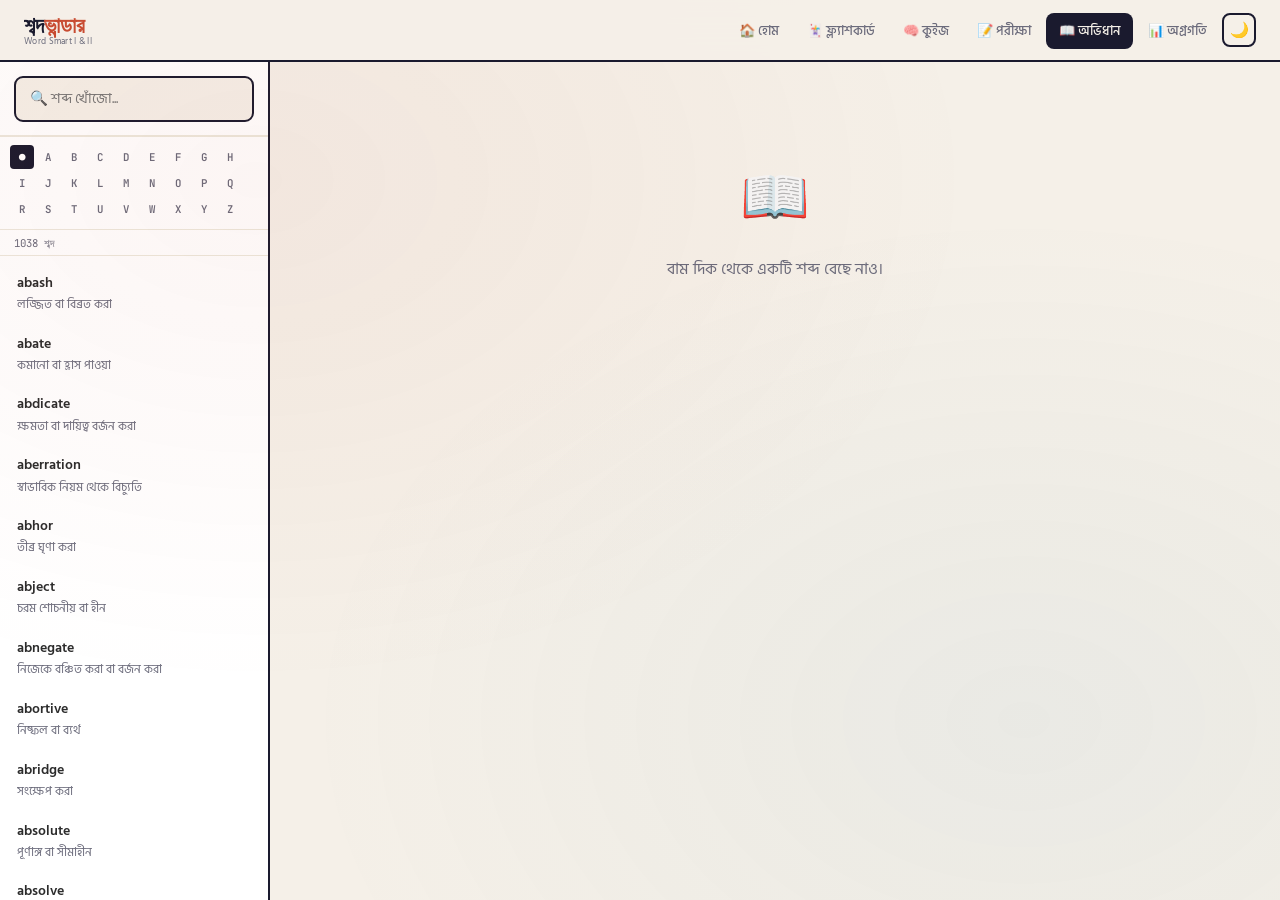
<file: dictionary.html>
<!DOCTYPE html>
<html lang="bn"><head>
<meta charset="UTF-8"><meta name="viewport" content="width=device-width,initial-scale=1.0">
<title>অভিধান — শব্দভান্ডার</title>
<link rel="stylesheet" href="style.css">
<style>
.dict-layout{display:grid;grid-template-columns:270px 1fr;height:calc(100vh - var(--nav));overflow:hidden;}
@media(max-width:700px){.dict-layout{grid-template-columns:1fr;height:auto;}}
.sidebar{border-right:2px solid var(--ink);display:flex;flex-direction:column;overflow:hidden;background:white;transition:background .3s,border-color .3s;}
@media(max-width:700px){.sidebar{height:260px;}}
.search-wrap{padding:.85rem;border-bottom:2px solid var(--paper-warm);}
.search-input{width:100%;padding:.6rem .9rem;border:2px solid var(--ink);border-radius:9px;font-family:'Hind Siliguri',sans-serif;font-size:.9rem;background:var(--paper);color:var(--text);}
.search-input:focus{outline:none;border-color:var(--accent2);}
.alpha-wrap{padding:.5rem .65rem;border-bottom:1px solid var(--paper-warm);display:flex;flex-wrap:wrap;gap:.12rem;}
.ab{width:24px;height:24px;border:none;background:none;border-radius:4px;font-family:'JetBrains Mono',monospace;font-size:.67rem;font-weight:600;cursor:pointer;color:var(--muted);transition:all .15s;display:flex;align-items:center;justify-content:center;}
.ab:hover{background:var(--paper-warm);color:var(--text);}
.ab.active{background:var(--ink);color:white;}
.wcount{padding:.35rem .9rem;font-family:'JetBrains Mono',monospace;font-size:.67rem;color:var(--muted);border-bottom:1px solid var(--paper-warm);}
.wlist{flex:1;overflow-y:auto;padding:.35rem 0;}
.wlist::-webkit-scrollbar{width:3px;}.wlist::-webkit-scrollbar-thumb{background:var(--paper-warm);}
.wi{padding:.55rem .9rem;cursor:pointer;transition:background .15s;display:flex;align-items:center;justify-content:space-between;border-left:3px solid transparent;}
.wi:hover{background:var(--paper-warm);}
.wi.wactive{background:#e8f4fd;border-left-color:var(--accent2);}
.wi.wlearned{border-left-color:var(--accent3);}
[data-theme="dark"] .wi.wactive{background:#0e2233;}
.wi-txt{font-weight:600;font-size:.9rem;}
.wi-m{font-size:.72rem;color:var(--muted);margin-top:.08rem;white-space:nowrap;overflow:hidden;text-overflow:ellipsis;max-width:160px;}
.ldot{width:6px;height:6px;border-radius:50%;background:var(--accent3);flex-shrink:0;}
.dmain{overflow-y:auto;padding:1.75rem 1.5rem;}
.dmain::-webkit-scrollbar{width:4px;}.dmain::-webkit-scrollbar-thumb{background:var(--paper-warm);}
@media(max-width:700px){.dmain{padding:1.25rem .9rem;}}
.empty-state{text-align:center;padding:4rem 1rem;color:var(--muted);}
.wd-num{font-family:'JetBrains Mono',monospace;font-size:.75rem;color:var(--muted);margin-bottom:.2rem;}
.wd-row{display:flex;align-items:flex-start;justify-content:space-between;gap:1rem;margin-bottom:1.25rem;flex-wrap:wrap;}
.wd-word{font-family:'Playfair Display',serif;font-size:clamp(2.2rem,5vw,3.2rem);font-weight:900;color:var(--ink);line-height:1;}
.spk-btn{background:var(--paper-warm);border:2px solid var(--ink);border-radius:8px;padding:.45rem .9rem;font-size:.9rem;cursor:pointer;transition:all .2s;white-space:nowrap;}
.spk-btn:hover{background:var(--ink);color:white;}
.wd-meaning{font-size:1.3rem;font-weight:600;color:var(--accent);margin-bottom:.2rem;}
.mark-btn{padding:.5rem 1.1rem;border-radius:9px;border:2px solid var(--ink);background:white;cursor:pointer;font-family:'Hind Siliguri',sans-serif;font-size:.82rem;font-weight:600;white-space:nowrap;transition:all .2s;flex-shrink:0;}
.mark-btn.learned{background:var(--accent3);color:white;border-color:var(--accent3);}
.sent-box{background:var(--ink);color:white;border-radius:11px;padding:1.1rem 1.35rem;margin-bottom:1.4rem;}
.sent-lbl{font-family:'JetBrains Mono',monospace;font-size:.62rem;font-weight:600;letter-spacing:1px;text-transform:uppercase;color:var(--gold);margin-bottom:.4rem;}
.sent-txt{font-size:.92rem;line-height:1.6;color:rgba(255,255,255,.85);}
.sent-txt strong{color:var(--gold);}
.rel-grid{display:flex;flex-direction:column;gap:.5rem;margin-bottom:1.25rem;}
.rel-item{background:white;border:1.5px solid var(--paper-warm);border-radius:11px;padding:.85rem 1.1rem;transition:border-color .2s;cursor:pointer;display:flex;justify-content:space-between;align-items:flex-start;gap:.65rem;}
.rel-item:hover{border-color:var(--ink);}
.rel-item.syn{border-left:3px solid var(--accent3);}
.rel-item.ant{border-left:3px solid var(--accent);}
.rel-w{font-weight:700;font-size:1rem;margin-bottom:.15rem;}
.syn .rel-w{color:#1a6641;}.ant .rel-w{color:var(--accent);}
.rel-s{font-size:.82rem;color:var(--muted);line-height:1.5;font-style:italic;}
.rel-spk{background:none;border:1.5px solid var(--paper-warm);border-radius:5px;padding:.1rem .38rem;cursor:pointer;font-size:.78rem;flex-shrink:0;transition:all .15s;}
.rel-spk:hover{background:var(--paper-warm);}
</style>
</head><body>
<nav>
  <a href="index.html" class="nav-logo">শব্দ<span>ভান্ডার</span><small>Word Smart I & II</small></a>
  <ul id="desktop-nav"></ul><button id="hamburger" onclick="toggleMNav()">☰</button>
</nav>
<div id="mobile-nav"></div>
<div class="dict-layout">
  <div class="sidebar">
    <div class="search-wrap"><input class="search-input" id="si" placeholder="🔍 শব্দ খোঁজো..." oninput="filterW()"></div>
    <div class="alpha-wrap" id="alpha-wrap"></div>
    <div class="wcount" id="wcount">লোড হচ্ছে...</div>
    <div class="wlist" id="wlist"></div>
  </div>
  <div class="dmain" id="dmain"><div class="empty-state"><div style="font-size:3.5rem;margin-bottom:.75rem">📖</div><p>বাম দিক থেকে একটি শব্দ বেছে নাও।</p></div></div>
</div>

<script src="words_data.js"></script><script src="theme.js"></script><script src="nav.js"></script>
<script>
initNav('dictionary.html');initTheme();
let words=WORDS_DATA,filtered=[...words],learned={},cur=null;
function init(){
  learned=JSON.parse(localStorage.getItem('vm_learned')||'{}');
  buildAlpha();renderList();
  const id=localStorage.getItem('vm_wod_id');
  if(id){localStorage.removeItem('vm_wod_id');const w=words.find(x=>x.id==id);if(w)selectW(w);}
}
function buildAlpha(){
  const w=document.getElementById('alpha-wrap');
  const all=document.createElement('button');all.className='ab active';all.textContent='●';all.title='সব';
  all.onclick=()=>{document.querySelectorAll('.ab').forEach(b=>b.classList.remove('active'));all.classList.add('active');document.getElementById('si').value='';filtered=[...words];renderList();};
  w.appendChild(all);
  'ABCDEFGHIJKLMNOPQRSTUVWXYZ'.split('').forEach(l=>{
    const b=document.createElement('button');b.className='ab';b.textContent=l;
    b.onclick=()=>{document.querySelectorAll('.ab').forEach(x=>x.classList.remove('active'));b.classList.add('active');document.getElementById('si').value='';filtered=words.filter(w=>w.word.toUpperCase().startsWith(l));renderList();};
    w.appendChild(b);
  });
}
function filterW(){
  const q=document.getElementById('si').value.toLowerCase().trim();
  document.querySelectorAll('.ab').forEach(b=>b.classList.remove('active'));
  filtered=q?words.filter(w=>w.word.toLowerCase().includes(q)||w.meaning.includes(q)):[...words];
  renderList();
}
function renderList(){
  document.getElementById('wcount').textContent=filtered.length+' শব্দ';
  document.getElementById('wlist').innerHTML=filtered.map(w=>`
    <div class="wi ${learned[w.id]?'wlearned':''} ${cur?.id===w.id?'wactive':''}" id="wi-${w.id}" onclick="selectWById(${w.id})">
      <div><div class="wi-txt">${w.word}</div><div class="wi-m">${w.meaning}</div></div>
      ${learned[w.id]?'<div class="ldot"></div>':''}
    </div>`).join('');
}
function selectWById(id){const w=words.find(x=>x.id===id);if(w)selectW(w);}
function selectW(w){
  cur=w;document.querySelectorAll('.wi').forEach(e=>e.classList.remove('wactive'));
  const el=document.getElementById('wi-'+w.id);if(el){el.classList.add('wactive');el.scrollIntoView({block:'nearest'});}
  renderDetail(w);
}
function renderDetail(w){
  const isL=learned[w.id];
  const hl=w.sentence?w.sentence.replace(new RegExp('\\b('+w.word+')\\b','gi'),'<strong>$1</strong>'):'—';
  let sh='',ah='';
  if(w.synonyms?.length){sh=`<div class="sec-lbl">সিনোনিম</div><div class="rel-grid">`+w.synonyms.map(s=>{const sent=w.synSentences?.[s]||'';return`<div class="rel-item syn" onclick="searchRel('${s}')"><div><div class="rel-w">${s}</div>${sent?`<div class="rel-s">"${sent}"</div>`:''}</div><button class="rel-spk" onclick="event.stopPropagation();speak('${s}')">🔊</button></div>`;}).join('')+'</div>';}
  if(w.antonyms?.length){ah=`<div class="sec-lbl">এন্টোনিম</div><div class="rel-grid">`+w.antonyms.map(a=>{const sent=w.antSentences?.[a]||'';return`<div class="rel-item ant" onclick="searchRel('${a}')"><div><div class="rel-w">${a}</div>${sent?`<div class="rel-s">"${sent}"</div>`:''}</div><button class="rel-spk" onclick="event.stopPropagation();speak('${a}')">🔊</button></div>`;}).join('')+'</div>';}
  document.getElementById('dmain').innerHTML=`
    <div style="max-width:660px">
      <div class="wd-num">#${String(w.id).padStart(3,'0')}</div>
      <div class="wd-row">
        <div><div style="display:flex;align-items:center;gap:.6rem;flex-wrap:wrap;"><div class="wd-word">${w.word}</div><button class="spk-btn" onclick="speak('${w.word}')">🔊 উচ্চারণ</button></div><div class="wd-meaning">${w.meaning}</div></div>
        <button class="mark-btn ${isL?'learned':''}" id="mbtn" onclick="toggleLearn(${w.id})">${isL?'✓ শিখেছি':'+ শিখেছি'}</button>
      </div>
      ${w.sentence?`<div class="sent-box"><div class="sent-lbl">✦ উদাহরণ বাক্য</div><div class="sent-txt">${hl}</div></div>`:''}
      ${sh}${ah}
      ${!sh&&!ah?'<p style="color:var(--muted);font-size:.88rem">এই শব্দের সিনোনিম/এন্টোনিম পাওয়া যায়নি।</p>':''}
    </div>`;
  speak(w.word);
}
function toggleLearn(id){
  learned[id]=!learned[id];localStorage.setItem('vm_learned',JSON.stringify(learned));
  const btn=document.getElementById('mbtn');const item=document.getElementById('wi-'+id);
  if(learned[id]){btn.className='mark-btn learned';btn.textContent='✓ শিখেছি';if(item){item.classList.add('wlearned');if(!item.querySelector('.ldot')){const d=document.createElement('div');d.className='ldot';item.appendChild(d);}}}
  else{btn.className='mark-btn';btn.textContent='+ শিখেছি';if(item){item.classList.remove('wlearned');item.querySelector('.ldot')?.remove();}}
}
function searchRel(word){const f=words.find(w=>w.word.toLowerCase()===word.toLowerCase());if(f){selectW(f);}else{document.getElementById('si').value=word;filterW();}}
init();
</script>
</body></html>
</file>
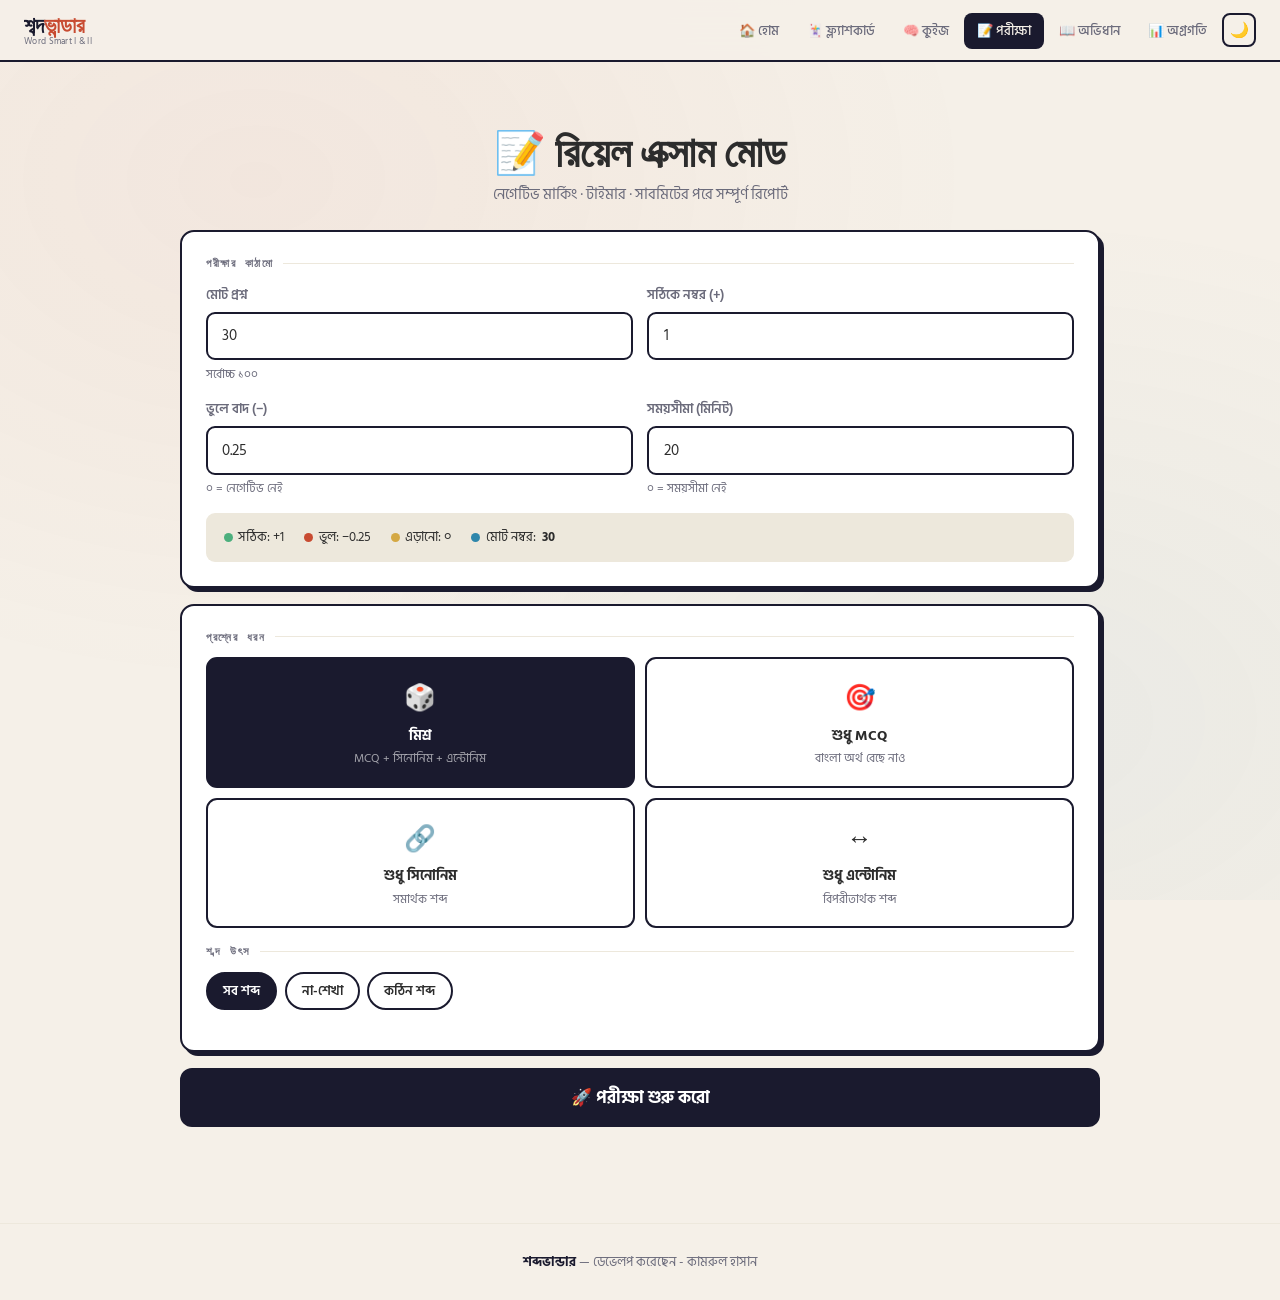
<file: exam.html>
<!DOCTYPE html>
<html lang="bn"><head>
<meta charset="UTF-8"><meta name="viewport" content="width=device-width,initial-scale=1.0">
<title>পরীক্ষা — শব্দভান্ডার</title>
<link rel="stylesheet" href="style.css">
<style>
/* SETUP */
.setup-hero{text-align:center;padding:2rem 0 1.5rem;}
.setup-hero h1{font-family:'Playfair Display',serif;font-size:clamp(1.8rem,5vw,2.6rem);font-weight:900;margin-bottom:.4rem;}
.setup-hero p{color:var(--muted);font-size:.92rem;}
.setup-card{background:white;border:2px solid var(--ink);border-radius:var(--r);padding:1.5rem;margin-bottom:1rem;box-shadow:4px 4px 0 var(--ink);transition:background .3s,border-color .3s;}
.field-row{display:grid;grid-template-columns:repeat(2,1fr);gap:.9rem;margin-bottom:.9rem;}
@media(max-width:480px){.field-row{grid-template-columns:1fr;}}
.field label{font-size:.82rem;font-weight:600;color:var(--muted);display:block;margin-bottom:.35rem;}
.cfg-input,.cfg-select{width:100%;padding:.62rem .9rem;border:2px solid var(--ink);border-radius:9px;font-family:'Hind Siliguri',sans-serif;font-size:.95rem;background:white;color:var(--text);transition:border-color .2s;}
.cfg-input:focus,.cfg-select:focus{outline:none;border-color:var(--accent2);}
.hint-text{font-size:.72rem;color:var(--muted);margin-top:.28rem;}
.marking-box{background:var(--paper-warm);border-radius:9px;padding:.85rem 1.1rem;margin-top:.7rem;display:flex;gap:1.25rem;flex-wrap:wrap;font-size:.82rem;}
.mb-item{display:flex;align-items:center;gap:.35rem;}
.mb-dot{width:9px;height:9px;border-radius:50%;}
.type-grid{display:grid;grid-template-columns:repeat(2,1fr);gap:.65rem;margin-bottom:1rem;}
@media(max-width:400px){.type-grid{grid-template-columns:1fr;}}
.type-card{background:white;border:2.5px solid var(--ink);border-radius:11px;padding:1.1rem;cursor:pointer;transition:all .2s;text-align:center;}
.type-card:hover{transform:translateY(-2px);box-shadow:3px 3px 0 var(--ink);}
.type-card.sel{background:var(--ink);color:white;}
.type-card .te{font-size:1.6rem;margin-bottom:.3rem;}
.type-card .tt{font-weight:700;font-size:.88rem;}
.type-card .td{font-size:.72rem;color:var(--muted);margin-top:.15rem;}
.type-card.sel .td{color:rgba(255,255,255,.6);}
.src-pills{display:flex;gap:.45rem;flex-wrap:wrap;margin-bottom:1rem;}
/* EXAM SCREEN — hide live score */
.exam-topbar{position:sticky;top:var(--nav);z-index:100;background:rgba(245,240,232,.96);backdrop-filter:blur(10px);border-bottom:2px solid var(--ink);padding:.65rem 1.25rem;display:flex;align-items:center;justify-content:space-between;gap:.75rem;flex-wrap:wrap;transition:background .3s;}
[data-theme="dark"] .exam-topbar{background:rgba(15,15,26,.96);}
.tb-meta{font-family:'JetBrains Mono',monospace;font-size:.78rem;color:var(--muted);}
.tb-meta strong{color:var(--text);font-size:.9rem;}
.timer{background:var(--ink);color:var(--gold);font-family:'JetBrains Mono',monospace;font-size:.95rem;font-weight:700;padding:.3rem .9rem;border-radius:100px;min-width:68px;text-align:center;}
.timer.urgent{background:var(--accent);color:white;animation:pulse .8s infinite;}
@keyframes pulse{0%,100%{transform:scale(1);}50%{transform:scale(1.06);}}
.exam-prog{height:4px;background:var(--paper-warm);}
.exam-prog-fill{height:100%;background:linear-gradient(90deg,var(--accent2),var(--accent3));transition:width .4s ease;}
.exam-layout{display:grid;grid-template-columns:1fr 240px;gap:1.25rem;align-items:start;margin-top:1.25rem;}
@media(max-width:700px){.exam-layout{grid-template-columns:1fr;}}
.q-card{background:white;border:1.5px solid #e0dcd4;border-radius:14px;padding:1.5rem;margin-bottom:.85rem;transition:border-color .2s,background .3s;}
.q-card:hover{border-color:var(--ink);}
.q-card.ac{border-left:4px solid var(--accent2);background:#f0f7ff;}
.q-card.sk{border-left:4px solid var(--gold);background:#fffbf0;}
[data-theme="dark"] .q-card.ac{background:#0e1f33;}
[data-theme="dark"] .q-card.sk{background:#1a1500;}
.q-hdr{display:flex;justify-content:space-between;align-items:flex-start;margin-bottom:.85rem;gap:.5rem;}
.q-num{font-family:'JetBrains Mono',monospace;font-size:.7rem;font-weight:600;background:var(--ink);color:var(--gold);padding:.18rem .6rem;border-radius:100px;white-space:nowrap;flex-shrink:0;}
.q-type{font-family:'JetBrains Mono',monospace;font-size:.63rem;color:var(--muted);border:1px solid var(--paper-warm);padding:.12rem .45rem;border-radius:4px;}
.q-word{font-family:'Playfair Display',serif;font-size:1.5rem;font-weight:900;color:var(--ink);margin-bottom:.6rem;display:flex;align-items:center;gap:.5rem;flex-wrap:wrap;}
.q-spk{background:none;border:1.5px solid var(--paper-warm);border-radius:5px;padding:.1rem .38rem;cursor:pointer;font-size:.78rem;transition:all .15s;}
.q-spk:hover{background:var(--paper-warm);}
.q-stem{font-size:.9rem;font-weight:600;color:var(--ink);margin-bottom:.65rem;line-height:1.5;}
.q-sent{background:var(--paper-warm);border-radius:7px;padding:.6rem .9rem;font-style:italic;font-size:.84rem;color:var(--text);line-height:1.5;margin-bottom:.85rem;border-left:3px solid var(--accent2);}
.opts{display:grid;grid-template-columns:1fr 1fr;gap:.45rem;}
@media(max-width:480px){.opts{grid-template-columns:1fr;}}
.opt{padding:.65rem .9rem;border:2px solid var(--paper-warm);background:var(--paper-warm);border-radius:8px;cursor:pointer;font-family:'Hind Siliguri',sans-serif;font-size:.88rem;font-weight:500;text-align:left;transition:all .15s;color:var(--text);display:flex;align-items:center;gap:.45rem;}
.opt:hover:not(.sel):not(:disabled){border-color:var(--ink);background:white;}
.opt.sel{border-color:var(--accent2);background:#e8f4fd;font-weight:700;}
[data-theme="dark"] .opt.sel{background:#0e2233;}
.opt-lt{width:20px;height:20px;border-radius:4px;background:white;border:1.5px solid #ccc;display:flex;align-items:center;justify-content:center;font-family:'JetBrains Mono',monospace;font-size:.68rem;font-weight:700;flex-shrink:0;transition:all .15s;}
.opt.sel .opt-lt{background:var(--accent2);color:white;border-color:var(--accent2);}
.skip-btn{background:none;border:none;color:var(--muted);font-size:.76rem;font-family:'Hind Siliguri',sans-serif;cursor:pointer;margin-top:.55rem;text-decoration:underline;}
/* SIDEBAR */
.exam-sb{background:white;border:2px solid var(--ink);border-radius:14px;padding:1.1rem;position:sticky;top:calc(var(--nav) + 60px);transition:background .3s,border-color .3s;}
.sb-title{font-family:'JetBrains Mono',monospace;font-size:.67rem;font-weight:600;letter-spacing:1px;text-transform:uppercase;color:var(--muted);margin-bottom:.65rem;}
.nav-grid{display:grid;grid-template-columns:repeat(auto-fill,minmax(32px,1fr));gap:.3rem;margin-bottom:.85rem;}
.nav-btn{height:32px;border-radius:6px;border:2px solid var(--paper-warm);background:var(--paper-warm);font-family:'JetBrains Mono',monospace;font-size:.7rem;font-weight:600;cursor:pointer;transition:all .15s;color:var(--text);}
.nav-btn.answered{background:var(--accent2);border-color:var(--accent2);color:white;}
.nav-btn.skipped{background:var(--gold);border-color:var(--gold);color:var(--ink);}
.nav-btn:hover{border-color:var(--ink);}
.sb-legend{font-size:.72rem;color:var(--muted);display:flex;flex-direction:column;gap:.25rem;margin-bottom:.85rem;}
.btn-submit-exam{width:100%;padding:.8rem;background:var(--accent);color:white;border:none;border-radius:9px;font-size:.95rem;font-weight:700;font-family:'Hind Siliguri',sans-serif;cursor:pointer;transition:opacity .2s;}
.btn-submit-exam:hover{opacity:.87;}
/* RESULT */
.result-hero{background:var(--ink);color:white;border-radius:18px;padding:2.25rem 1.75rem;margin-bottom:1.25rem;text-align:center;}
.r-pct{font-family:'JetBrains Mono',monospace;font-size:clamp(3.5rem,10vw,5.5rem);font-weight:700;color:var(--gold);line-height:1;}
.r-grade{font-size:1.3rem;font-weight:700;margin:.4rem 0;}
.r-sub{color:rgba(255,255,255,.55);font-size:.88rem;}
.r-stat-grid{display:grid;grid-template-columns:repeat(4,1fr);gap:.85rem;margin-bottom:1.25rem;}
@media(max-width:540px){.r-stat-grid{grid-template-columns:repeat(2,1fr);}}
.r-stat-card{background:white;border:2px solid var(--ink);border-radius:12px;padding:1.1rem;text-align:center;transition:background .3s,border-color .3s;}
.rs-num{font-family:'JetBrains Mono',monospace;font-size:1.75rem;font-weight:700;display:block;margin-bottom:.15rem;}
.rs-lbl{font-size:.72rem;color:var(--muted);}
.analysis-card{background:white;border:2px solid var(--ink);border-radius:14px;padding:1.4rem;margin-bottom:1rem;transition:background .3s,border-color .3s;}
.a-title{font-family:'Playfair Display',serif;font-size:1.1rem;font-weight:700;margin-bottom:.9rem;}
.bar-row{display:flex;align-items:center;gap:.65rem;margin-bottom:.55rem;}
.bar-lbl{font-size:.76rem;color:var(--muted);width:44px;text-align:right;font-family:'JetBrains Mono',monospace;}
.bar-track{flex:1;background:var(--paper-warm);border-radius:100px;height:16px;overflow:hidden;}
.bar-fill{height:100%;border-radius:100px;transition:width .9s ease;}
.bar-val{font-family:'JetBrains Mono',monospace;font-size:.72rem;color:var(--muted);width:40px;}
.rv-item{border:1.5px solid var(--paper-warm);border-radius:11px;padding:.9rem 1.1rem;margin-bottom:.5rem;}
.rv-item.rv-c{border-left:4px solid var(--accent3);}
.rv-item.rv-w{border-left:4px solid var(--accent);}
.rv-item.rv-s{border-left:4px solid var(--gold);}
.rv-word{font-family:'Playfair Display',serif;font-size:1rem;font-weight:700;margin-bottom:.2rem;}
.rv-row{display:flex;gap:.85rem;flex-wrap:wrap;font-size:.82rem;margin-top:.3rem;}
.btn-retake{background:var(--ink);color:white;border:none;padding:.8rem 1.75rem;border-radius:9px;font-size:.95rem;font-weight:700;cursor:pointer;margin:.35rem .35rem 0 0;font-family:'Hind Siliguri',sans-serif;transition:opacity .2s;}
.btn-retake:hover{opacity:.85;}
</style>
</head><body>
<nav>
  <a href="index.html" class="nav-logo">শব্দ<span>ভান্ডার</span><small>Word Smart I & II</small></a>
  <ul id="desktop-nav"></ul><button id="hamburger" onclick="toggleMNav()">☰</button>
</nav>
<div id="mobile-nav"></div>

<!-- SETUP -->
<div id="setup-screen">
<div class="wrap">
  <div class="setup-hero">
    <h1>📝 রিয়েল এক্সাম মোড</h1>
    <p>নেগেটিভ মার্কিং · টাইমার · সাবমিটের পরে সম্পূর্ণ রিপোর্ট</p>
  </div>
  <div class="setup-card">
    <div class="sec-lbl">পরীক্ষার কাঠামো</div>
    <div class="field-row">
      <div class="field"><label>মোট প্রশ্ন</label><input class="cfg-input" type="number" id="c-total" value="30" min="5" max="100"><div class="hint-text">সর্বোচ্চ ১০০</div></div>
      <div class="field"><label>সঠিকে নম্বর (+)</label><input class="cfg-input" type="number" id="c-correct" value="1" min="0.25" max="10" step="0.25"></div>
      <div class="field"><label>ভুলে বাদ (−)</label><input class="cfg-input" type="number" id="c-neg" value="0.25" min="0" max="5" step="0.25"><div class="hint-text">০ = নেগেটিভ নেই</div></div>
      <div class="field"><label>সময়সীমা (মিনিট)</label><input class="cfg-input" type="number" id="c-time" value="20" min="0" max="180"><div class="hint-text">০ = সময়সীমা নেই</div></div>
    </div>
    <div class="marking-box" id="mark-box">
      <div class="mb-item"><div class="mb-dot" style="background:var(--accent3)"></div><span id="mb-c">সঠিক: +১</span></div>
      <div class="mb-item"><div class="mb-dot" style="background:var(--accent)"></div><span id="mb-n">ভুল: −০.২৫</span></div>
      <div class="mb-item"><div class="mb-dot" style="background:var(--gold)"></div>এড়ানো: ০</div>
      <div class="mb-item"><div class="mb-dot" style="background:var(--accent2)"></div>মোট নম্বর: <strong id="mb-t">৩০</strong></div>
    </div>
  </div>
  <div class="setup-card">
    <div class="sec-lbl">প্রশ্নের ধরন</div>
    <div class="type-grid">
      <div class="type-card sel" onclick="selType('mixed',this)"><div class="te">🎲</div><div class="tt">মিশ্র</div><div class="td">MCQ + সিনোনিম + এন্টোনিম</div></div>
      <div class="type-card" onclick="selType('mcq',this)"><div class="te">🎯</div><div class="tt">শুধু MCQ</div><div class="td">বাংলা অর্থ বেছে নাও</div></div>
      <div class="type-card" onclick="selType('synonym',this)"><div class="te">🔗</div><div class="tt">শুধু সিনোনিম</div><div class="td">সমার্থক শব্দ</div></div>
      <div class="type-card" onclick="selType('antonym',this)"><div class="te">↔️</div><div class="tt">শুধু এন্টোনিম</div><div class="td">বিপরীতার্থক শব্দ</div></div>
    </div>
    <div class="sec-lbl">শব্দ উৎস</div>
    <div class="src-pills">
      <button class="spill active" onclick="setSrc('all',this)">সব শব্দ</button>
      <button class="spill" onclick="setSrc('unseen',this)">না-শেখা</button>
      <button class="spill" onclick="setSrc('hard',this)">কঠিন শব্দ</button>
    </div>
  </div>
  <button class="btn-main" onclick="startExam()">🚀 পরীক্ষা শুরু করো</button>
</div>
</div>

<!-- EXAM -->
<div id="exam-screen" style="display:none">
  <div class="exam-topbar">
    <div style="display:flex;gap:1rem;flex-wrap:wrap;align-items:center;">
      <div class="tb-meta">প্রশ্ন <strong id="tb-ans">০</strong>/<strong id="tb-tot">৩০</strong></div>
      <div class="tb-meta">উত্তর: <strong id="tb-done">০</strong> · বাকি: <strong id="tb-left">৩০</strong></div>
    </div>
    <div class="timer" id="timer">--:--</div>
  </div>
  <div class="exam-prog"><div class="exam-prog-fill" id="ep-fill" style="width:0%"></div></div>
  <div class="wrap" style="padding-top:1.25rem;">
    <div class="exam-layout">
      <div id="q-list"></div>
      <div class="exam-sb">
        <div class="sb-title">নেভিগেশন</div>
        <div class="nav-grid" id="nav-grid"></div>
        <div class="sb-legend">
          <span>🟦 উত্তর দেওয়া</span>
          <span>🟨 এড়িয়ে গেছি</span>
          <span>⬜ এখনো যাইনি</span>
        </div>
        <button class="btn-submit-exam" onclick="confirmSubmit()">📤 পরীক্ষা জমা দাও</button>
      </div>
    </div>
  </div>
</div>

<!-- RESULT -->
<div id="result-screen" style="display:none">
<div class="wrap">
  <div class="result-hero">
    <div class="r-pct" id="r-pct">০%</div>
    <div class="r-grade" id="r-grade">—</div>
    <div class="r-sub" id="r-sub">—</div>
  </div>
  <div class="r-stat-grid">
    <div class="r-stat-card"><span class="rs-num" id="rs-score" style="color:var(--accent2)">০</span><div class="rs-lbl">প্রাপ্ত নম্বর</div></div>
    <div class="r-stat-card"><span class="rs-num" id="rs-c" style="color:var(--accent3)">০</span><div class="rs-lbl">সঠিক ✓</div></div>
    <div class="r-stat-card"><span class="rs-num" id="rs-w" style="color:var(--accent)">০</span><div class="rs-lbl">ভুল ✗</div></div>
    <div class="r-stat-card"><span class="rs-num" id="rs-s" style="color:var(--gold)">০</span><div class="rs-lbl">এড়ানো ⊘</div></div>
  </div>
  <div class="analysis-card"><div class="a-title">📊 নম্বর বিশ্লেষণ</div><div id="bar-chart"></div></div>
  <div class="analysis-card"><div class="a-title">🔬 ধরন অনুযায়ী</div><div id="type-analysis"></div></div>
  <div class="analysis-card">
    <div class="a-title">💡 ভুল হওয়া শব্দ</div>
    <div id="missed-words" style="display:flex;flex-wrap:wrap;gap:.45rem;"></div>
  </div>
  <div class="analysis-card"><div class="a-title">📋 সম্পূর্ণ পর্যালোচনা</div><div id="answer-review"></div></div>
  <div style="margin-top:1.25rem;flex-wrap:wrap;display:flex;">
    <button class="btn-retake" onclick="location.reload()">↩ আবার পরীক্ষা দাও</button>
    <button class="btn-retake" onclick="location.href='flashcard.html'">🃏 ভুলগুলো ফ্ল্যাশকার্ডে</button>
    <button class="btn-retake" onclick="location.href='progress.html'">📊 অগ্রগতি দেখো</button>
  </div>
</div>
</div>

<footer><strong>শব্দভান্ডার</strong> — ডেভেলপ করেছেন - কামরুল হাসান</footer>
<script src="words_data.js"></script><script src="theme.js"></script><script src="nav.js"></script>
<script>
initNav('exam.html');initTheme();
let words=WORDS_DATA,cfg={total:30,correct:1,neg:.25,time:20,type:'mixed',src:'all'};
let questions=[],answers={},examTimer=null,timeLeft=0;

['c-total','c-correct','c-neg','c-time'].forEach(id=>{document.getElementById(id).addEventListener('input',updatePreview);});
function updatePreview(){
  const c=+document.getElementById('c-correct').value||1;
  const n=+document.getElementById('c-neg').value||0;
  const t=+document.getElementById('c-total').value||30;
  document.getElementById('mb-c').textContent='সঠিক: +'+c;
  document.getElementById('mb-n').textContent='ভুল: −'+n;
  document.getElementById('mb-t').textContent=(t*c).toFixed(2)*1;
}
let qType='mixed',src='all';
function selType(t,el){qType=t;document.querySelectorAll('.type-card').forEach(c=>c.classList.remove('sel'));el.classList.add('sel');}
function setSrc(s,el){src=s;document.querySelectorAll('.spill').forEach(b=>b.classList.remove('active'));el.classList.add('active');}

function buildQ(w,num,qt){
  if(qt==='synonym'){
    const ans=w.synonyms[Math.floor(Math.random()*w.synonyms.length)];
    const pool=[];words.forEach(o=>{if(o.id===w.id)return;o.synonyms?.forEach(s=>{if(!w.synonyms.includes(s))pool.push(s);});});
    const opts=[{t:ans,c:true},...pool.sort(()=>Math.random()-.5).slice(0,3).map(d=>({t:d,c:false}))].sort(()=>Math.random()-.5);
    return{num,w,qt,stem:`"${w.word}" (${w.meaning}) — এর সিনোনিম কোনটি?`,opts,ans,sent:null};
  }
  if(qt==='antonym'){
    const ans=w.antonyms[Math.floor(Math.random()*w.antonyms.length)];
    const pool=[];words.forEach(o=>{if(o.id===w.id)return;o.antonyms?.forEach(a=>{if(!w.antonyms.includes(a))pool.push(a);});});
    const opts=[{t:ans,c:true},...pool.sort(()=>Math.random()-.5).slice(0,3).map(d=>({t:d,c:false}))].sort(()=>Math.random()-.5);
    return{num,w,qt,stem:`"${w.word}" (${w.meaning}) — এর এন্টোনিম কোনটি?`,opts,ans,sent:null};
  }
  const dis=words.filter(x=>x.id!==w.id).sort(()=>Math.random()-.5).slice(0,3);
  const opts=[{t:w.meaning,c:true},...dis.map(d=>({t:d.meaning,c:false}))].sort(()=>Math.random()-.5);
  return{num,w,qt,stem:`"${w.word}" শব্দের সঠিক বাংলা অর্থ কোনটি?`,opts,ans:w.meaning,sent:w.sentence};
}

function startExam(){
  cfg.total=+document.getElementById('c-total').value||30;
  cfg.correct=+document.getElementById('c-correct').value||1;
  cfg.neg=+document.getElementById('c-neg').value||0;
  cfg.time=+document.getElementById('c-time').value||0;
  const learned=JSON.parse(localStorage.getItem('vm_learned')||'{}');
  const hard=JSON.parse(localStorage.getItem('vm_hard')||'{}');
  let pool=[...words];
  if(src==='unseen')pool=words.filter(w=>!learned[w.id]);
  if(src==='hard')pool=words.filter(w=>hard[w.id]);
  if(pool.length<4)pool=[...words];
  if(qType==='synonym')pool=pool.filter(w=>w.synonyms?.length>0);
  if(qType==='antonym')pool=pool.filter(w=>w.antonyms?.length>0);
  if(pool.length<4)pool=[...words];
  const shuffled=pool.sort(()=>Math.random()-.5).slice(0,Math.min(cfg.total,pool.length));
  questions=shuffled.map((w,i)=>{
    let qt=qType;
    if(qt==='mixed'){const o=['mcq'];if(w.synonyms?.length)o.push('synonym');if(w.antonyms?.length)o.push('antonym');qt=o[Math.floor(Math.random()*o.length)];}
    if(qt==='synonym'&&!w.synonyms?.length)qt='mcq';
    if(qt==='antonym'&&!w.antonyms?.length)qt='mcq';
    return buildQ(w,i+1,qt);
  });
  answers={};
  document.getElementById('setup-screen').style.display='none';
  document.getElementById('exam-screen').style.display='block';
  document.getElementById('tb-tot').textContent=questions.length;
  document.getElementById('tb-left').textContent=questions.length;
  renderQs();buildNav();
  if(cfg.time>0){timeLeft=cfg.time*60;startTimer();}
  else document.getElementById('timer').textContent='∞';
}

function renderQs(){
  const letters=['ক','খ','গ','ঘ'];
  const tnames={mcq:'MCQ',synonym:'সিনোনিম',antonym:'এন্টোনিম'};
  document.getElementById('q-list').innerHTML=questions.map(q=>`
  <div class="q-card" id="qc-${q.num}">
    <div class="q-hdr"><div class="q-num">প্রশ্ন ${q.num}</div><div class="q-type">${tnames[q.qt]||q.qt}</div></div>
    <div class="q-word">${q.w.word}<button class="q-spk" onclick="speak('${q.w.word}')">🔊</button></div>
    <div class="q-stem">${q.stem}</div>
    ${q.sent?`<div class="q-sent">"${q.sent}"</div>`:''}
    <div class="opts" id="opts-${q.num}">${q.opts.map((o,i)=>`
      <button class="opt" id="opt-${q.num}-${i}" onclick="selectAns(${q.num},${i},${o.c},'${esc(o.t)}')">
        <span class="opt-lt">${letters[i]}</span><span>${o.t}</span>
      </button>`).join('')}
    </div>
    <button class="skip-btn" id="skip-${q.num}" onclick="skipQ(${q.num})">⊘ এই প্রশ্নটি এড়িয়ে যাও</button>
  </div>`).join('');
}

function selectAns(num,i,ok,txt){
  answers[num]={i,ok,txt,status:ok?'correct':'wrong'};
  document.querySelectorAll(`#opts-${num} .opt`).forEach(b=>b.classList.remove('sel'));
  document.getElementById(`opt-${num}-${i}`).classList.add('sel');
  const card=document.getElementById(`qc-${num}`);
  card.className='q-card ac';
  document.getElementById(`skip-${num}`).style.display='none';
  document.getElementById(`nav-${num}`).className='nav-btn answered';
  updateTopbar();
}
function skipQ(num){
  answers[num]={status:'skip'};
  document.getElementById(`qc-${num}`).className='q-card sk';
  document.getElementById(`skip-${num}`).style.display='none';
  document.getElementById(`nav-${num}`).className='nav-btn skipped';
  updateTopbar();
}
function buildNav(){
  document.getElementById('nav-grid').innerHTML=questions.map(q=>`<button class="nav-btn" id="nav-${q.num}" onclick="document.getElementById('qc-${q.num}').scrollIntoView({behavior:'smooth',block:'center'})">${q.num}</button>`).join('');
}
function calcScore(){
  let correct=0,wrong=0,skip=0,score=0;
  questions.forEach(q=>{const a=answers[q.num];if(!a||a.status==='skip')skip++;else if(a.ok){correct++;score+=cfg.correct;}else{wrong++;score-=cfg.neg;}});
  return{correct,wrong,skip,score:Math.max(0,score)};
}
function updateTopbar(){
  const{correct,wrong,skip}=calcScore();
  const done=correct+wrong+skip;const left=questions.length-done;
  document.getElementById('tb-ans').textContent=done;
  document.getElementById('tb-done').textContent=correct+wrong;
  document.getElementById('tb-left').textContent=left;
  document.getElementById('ep-fill').style.width=((correct+wrong)/questions.length*100)+'%';
}
function startTimer(){
  function tick(){
    const m=Math.floor(timeLeft/60),s=timeLeft%60;
    const el=document.getElementById('timer');
    el.textContent=String(m).padStart(2,'0')+':'+String(s).padStart(2,'0');
    if(timeLeft<=60)el.classList.add('urgent');
    if(timeLeft<=0){clearInterval(examTimer);submitExam();return;}
    timeLeft--;
  }
  tick();examTimer=setInterval(tick,1000);
}
function confirmSubmit(){
  const{correct,wrong,skip}=calcScore();
  const unanswered=questions.length-correct-wrong-skip;
  if(unanswered>0&&!confirm(`এখনো ${unanswered}টি প্রশ্নের উত্তর দেওয়া হয়নি। জমা দেবে?`))return;
  submitExam();
}
function submitExam(){
  clearInterval(examTimer);
  document.getElementById('exam-screen').style.display='none';
  showResults();
}
function showResults(){
  document.getElementById('result-screen').style.display='block';
  const{correct,wrong,skip,score}=calcScore();
  const maxScore=questions.length*cfg.correct;
  const pct=maxScore>0?Math.round(score/maxScore*100):0;
  document.getElementById('r-pct').textContent=pct+'%';
  document.getElementById('rs-score').textContent=score.toFixed(2)*1+'/'+maxScore.toFixed(2)*1;
  document.getElementById('rs-c').textContent=correct;
  document.getElementById('rs-w').textContent=wrong;
  document.getElementById('rs-s').textContent=skip;
  let grade,sub;
  if(pct>=90){grade='A+ অসাধারণ! 🏆';sub='তুমি সত্যিই দক্ষ!';}
  else if(pct>=80){grade='A ভালো! 🎉';sub='চমৎকার পারফরম্যান্স।';}
  else if(pct>=70){grade='B+ মোটামুটি ভালো 👍';sub='আরও একটু চেষ্টা করো।';}
  else if(pct>=60){grade='B পাস ✓';sub='নিয়মিত পড়তে থাকো।';}
  else if(pct>=40){grade='C দুর্বল 🙂';sub='ফ্ল্যাশকার্ডে আরও পড়ো।';}
  else{grade='D আরও পড়তে হবে 📚';sub='হতাশ হয়ো না, আবার চেষ্টা করো!';}
  document.getElementById('r-grade').textContent=grade;
  document.getElementById('r-sub').textContent=sub;
  const gained=correct*cfg.correct,lost=wrong*cfg.neg;
  document.getElementById('bar-chart').innerHTML=`
    <div class="bar-row"><div class="bar-lbl">মোট</div><div class="bar-track"><div class="bar-fill" style="width:100%;background:var(--paper-warm)"></div></div><div class="bar-val">${maxScore.toFixed(0)}</div></div>
    <div class="bar-row"><div class="bar-lbl">প্রাপ্ত</div><div class="bar-track"><div class="bar-fill" style="width:${(score/maxScore*100).toFixed(1)}%;background:var(--accent2)"></div></div><div class="bar-val">${score.toFixed(2)*1}</div></div>
    <div class="bar-row"><div class="bar-lbl">সঠিক</div><div class="bar-track"><div class="bar-fill" style="width:${(gained/maxScore*100).toFixed(1)}%;background:var(--accent3)"></div></div><div class="bar-val">+${gained.toFixed(2)*1}</div></div>
    <div class="bar-row"><div class="bar-lbl">বাদ</div><div class="bar-track"><div class="bar-fill" style="width:${Math.min(100,(lost/maxScore*100)).toFixed(1)}%;background:var(--accent)"></div></div><div class="bar-val">−${lost.toFixed(2)*1}</div></div>`;
  const byType={};
  questions.forEach(q=>{if(!byType[q.qt])byType[q.qt]={c:0,w:0,s:0};const a=answers[q.num];if(!a||a.status==='skip')byType[q.qt].s++;else if(a.ok)byType[q.qt].c++;else byType[q.qt].w++;});
  const tnames={mcq:'MCQ (অর্থ)',synonym:'সিনোনিম',antonym:'এন্টোনিম'};
  document.getElementById('type-analysis').innerHTML=Object.entries(byType).map(([t,d])=>{
    const tot=d.c+d.w+d.s;const tp=Math.round(d.c/tot*100);
    return`<div style="margin-bottom:.85rem;"><div style="display:flex;justify-content:space-between;font-size:.83rem;margin-bottom:.3rem;"><span><strong>${tnames[t]||t}</strong></span><span style="font-family:'JetBrains Mono',monospace;color:var(--accent2)">${tp}% (${d.c}/${tot})</span></div><div class="bar-track" style="height:11px;"><div class="bar-fill" style="width:${tp}%;background:${tp>=70?'var(--accent3)':tp>=40?'var(--gold)':'var(--accent)'}"></div></div></div>`;
  }).join('');
  const missed=questions.filter(q=>{const a=answers[q.num];return a&&!a.ok&&a.status!=='skip';});
  document.getElementById('missed-words').innerHTML=missed.length===0?'<span style="color:var(--accent3);font-weight:600">🎉 সব সঠিক!</span>':missed.map(q=>`<span style="background:#fde8e4;border:1.5px solid #f5b8b0;border-radius:7px;padding:.28rem .65rem;font-size:.82rem;font-weight:600;color:var(--accent);cursor:pointer;" onclick="location.href='dictionary.html'" title="${q.w.meaning}">${q.w.word}</span>`).join('');
  document.getElementById('answer-review').innerHTML=questions.map(q=>{
    const a=answers[q.num];
    let st,stxt,your;
    if(!a||a.status==='skip'){st='rv-s';stxt='⊘ এড়ানো';your='—';}
    else if(a.ok){st='rv-c';stxt='✓ সঠিক';your=a.txt;}
    else{st='rv-w';stxt='✗ ভুল';your=a.txt||'—';}
    return`<div class="rv-item ${st}"><div class="rv-word">${q.num}. ${q.w.word}</div><div style="font-size:.8rem;color:var(--muted);margin-bottom:.2rem">${q.w.meaning}</div><div class="rv-row"><span style="color:var(--accent)">তুমি: ${your}</span><span style="color:var(--accent3)">সঠিক: ${q.ans}</span><strong style="color:${st==='rv-c'?'var(--accent3)':st==='rv-w'?'var(--accent)':'var(--gold)'}">${stxt}</strong></div></div>`;
  }).join('');
  const hard=JSON.parse(localStorage.getItem('vm_hard')||'{}');
  missed.forEach(q=>{hard[q.w.id]=true;});
  localStorage.setItem('vm_hard',JSON.stringify(hard));
  const history=JSON.parse(localStorage.getItem('vm_exam_history')||'[]');
  history.unshift({date:new Date().toLocaleString('bn-BD'),total:questions.length,correct,wrong,skip,score:score.toFixed(2)*1,maxScore:maxScore.toFixed(2)*1,pct});
  localStorage.setItem('vm_exam_history',JSON.stringify(history.slice(0,30)));
  window.scrollTo({top:0,behavior:'smooth'});
}
function esc(s){return(s||'').replace(/'/g,"\\'").replace(/"/g,'\\"');}
updatePreview();
</script>
</body></html>
</file>
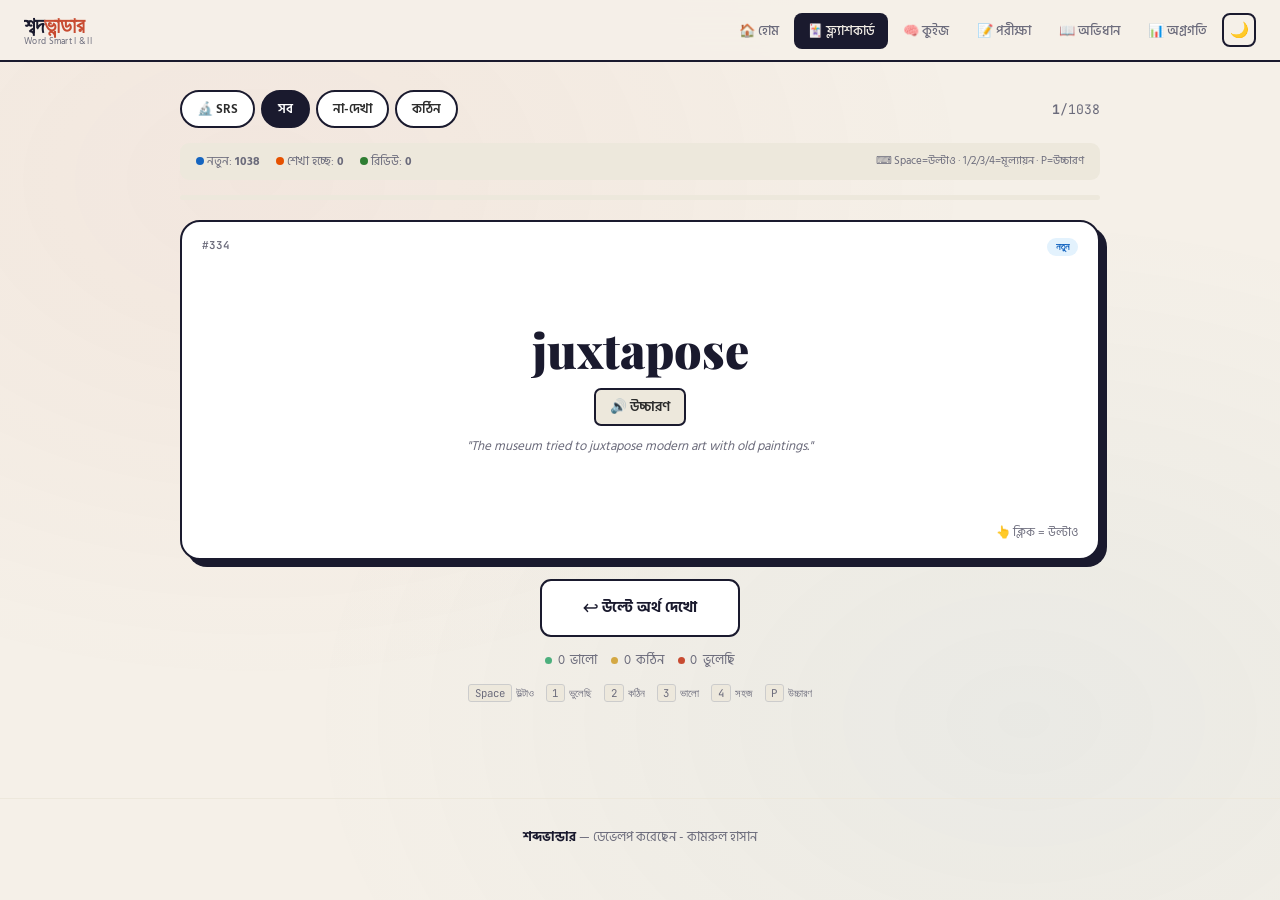
<file: flashcard.html>
<!DOCTYPE html>
<html lang="bn"><head>
<meta charset="UTF-8"><meta name="viewport" content="width=device-width,initial-scale=1.0">
<title>ফ্ল্যাশকার্ড — শব্দভান্ডার</title>
<link rel="stylesheet" href="style.css">
<style>
.controls{display:flex;align-items:center;justify-content:space-between;gap:.6rem;margin-bottom:.9rem;flex-wrap:wrap;}
.mode-pills{display:flex;gap:.35rem;flex-wrap:wrap;}
.counter{font-family:'JetBrains Mono',monospace;font-size:.82rem;color:var(--muted);}
.srs-info{background:var(--paper-warm);border-radius:9px;padding:.55rem 1rem;font-size:.76rem;color:var(--muted);display:flex;gap:1rem;flex-wrap:wrap;margin-bottom:.9rem;align-items:center;}
.srs-dot{width:8px;height:8px;border-radius:50%;display:inline-block;margin-right:3px;flex-shrink:0;}
.sess-bar{background:var(--paper-warm);border-radius:100px;height:5px;margin-bottom:1.25rem;overflow:hidden;}
.sess-fill{height:100%;background:linear-gradient(90deg,var(--accent),var(--gold));border-radius:100px;transition:width .5s ease;}
/* CARD */
.scene{perspective:1200px;height:340px;margin-bottom:1.2rem;cursor:pointer;}
@media(max-width:480px){.scene{height:300px;}}
.card-inner{position:relative;width:100%;height:100%;transform-style:preserve-3d;transition:transform .6s cubic-bezier(.4,0,.2,1);}
.card-inner.flipped{transform:rotateY(180deg);}
.face{position:absolute;inset:0;border-radius:20px;border:2.5px solid var(--ink);backface-visibility:hidden;-webkit-backface-visibility:hidden;display:flex;flex-direction:column;align-items:center;justify-content:center;padding:2rem;text-align:center;overflow:hidden;}
.card-front{background:white;box-shadow:7px 7px 0 var(--ink);}
.card-back{background:var(--ink);color:white;transform:rotateY(180deg);box-shadow:7px 7px 0 var(--accent);}
.f-num{position:absolute;top:1rem;left:1.25rem;font-family:'JetBrains Mono',monospace;font-size:.68rem;font-weight:600;color:var(--muted);}
.card-back .f-num{color:rgba(255,255,255,.3);}
.f-badge{position:absolute;top:1rem;right:1.25rem;font-family:'JetBrains Mono',monospace;font-size:.62rem;font-weight:600;padding:.18rem .55rem;border-radius:100px;}
.bn{background:#e3f2fd;color:#1565c0;}.bl{background:#fff3e0;color:#e65100;}.br{background:#e8f5e9;color:#2e7d32;}
.f-hint{position:absolute;bottom:1rem;right:1.25rem;font-size:.72rem;color:var(--muted);}
.card-back .f-hint{color:rgba(255,255,255,.3);}
.cword{font-family:'Playfair Display',serif;font-size:clamp(2rem,6vw,3rem);font-weight:900;color:var(--ink);line-height:1.1;margin-bottom:.4rem;}
.caudio{background:var(--paper-warm);border:2px solid var(--ink);border-radius:7px;padding:.35rem .85rem;font-size:.85rem;cursor:pointer;margin-top:.4rem;transition:all .2s;color:var(--text);font-family:'Hind Siliguri',sans-serif;font-weight:600;}
.caudio:hover{background:var(--ink);color:white;}
.csent{font-size:.82rem;color:var(--muted);font-style:italic;line-height:1.55;max-width:460px;margin-top:.65rem;}
.bmeaning{font-size:1.5rem;font-weight:700;margin-bottom:.9rem;color:var(--gold);}
.wgroups{display:flex;gap:1.25rem;justify-content:center;flex-wrap:wrap;width:100%;margin-bottom:.65rem;}
.wg-lbl{font-family:'JetBrains Mono',monospace;font-size:.62rem;font-weight:600;letter-spacing:1px;text-transform:uppercase;color:rgba(255,255,255,.4);margin-bottom:.35rem;}
.wg-words{display:flex;flex-wrap:wrap;gap:.28rem;}
.chip{padding:.18rem .55rem;border-radius:5px;font-size:.76rem;font-weight:500;}
.chip-s{background:rgba(76,175,125,.25);color:#7dffb8;}
.chip-a{background:rgba(200,75,49,.3);color:#ffaa99;}
.bsent{font-size:.8rem;color:rgba(255,255,255,.4);font-style:italic;line-height:1.5;max-width:460px;margin-top:.5rem;}
/* SRS BUTTONS */
.srs-row{display:grid;grid-template-columns:repeat(4,1fr);gap:.5rem;margin-bottom:.85rem;}
@media(max-width:420px){.srs-row{grid-template-columns:repeat(2,1fr);}}
.srs-btn{padding:.75rem .4rem;border-radius:11px;border:2.5px solid var(--ink);font-family:'Hind Siliguri',sans-serif;font-size:.82rem;font-weight:700;cursor:pointer;transition:all .2s;text-align:center;}
.srs-btn:hover{transform:translateY(-2px);}
.sb0{background:#fde8e4;color:#c84b31;border-color:#c84b31;}
.sb1{background:#fff3cd;color:#856404;border-color:#d4a843;}
.sb2{background:#d4edda;color:#155724;border-color:#4caf7d;}
.sb3{background:#cce5ff;color:#004085;border-color:#2e86ab;}
.srs-sub{font-size:.6rem;font-weight:400;opacity:.7;display:block;margin-top:.12rem;}
.pre-row{display:flex;justify-content:center;margin-bottom:.85rem;}
.btn-flip{padding:.9rem 2rem;border-radius:11px;border:2.5px solid var(--ink);font-family:'Hind Siliguri',sans-serif;font-size:.95rem;font-weight:700;cursor:pointer;background:white;color:var(--ink);transition:all .2s;min-width:200px;}
.btn-flip:hover{background:var(--paper-warm);}
.mini-bar{display:flex;gap:.85rem;justify-content:center;align-items:center;flex-wrap:wrap;}
.mini-s{display:flex;align-items:center;gap:.35rem;font-size:.8rem;color:var(--muted);}
.m-dot{width:7px;height:7px;border-radius:50%;}
.key-hints{display:flex;gap:.75rem;justify-content:center;margin-top:.85rem;flex-wrap:wrap;}
.kh{font-family:'JetBrains Mono',monospace;font-size:.67rem;color:var(--muted);display:flex;align-items:center;gap:.25rem;}
.key{background:var(--paper-warm);border:1px solid #ccc;border-radius:3px;padding:.08rem .36rem;}
/* DONE */
.done-card{background:white;border:2.5px solid var(--ink);border-radius:20px;padding:2.5rem 1.5rem;box-shadow:7px 7px 0 var(--ink);text-align:center;display:none;}
.done-emoji{font-size:3.5rem;margin-bottom:.75rem;}
.done-title{font-family:'Playfair Display',serif;font-size:1.8rem;font-weight:900;margin-bottom:.4rem;}
.done-stats{display:flex;gap:1.75rem;justify-content:center;margin:1.25rem 0;flex-wrap:wrap;}
.ds-num{font-family:'JetBrains Mono',monospace;font-size:1.8rem;font-weight:600;}
.ds-lbl{font-size:.78rem;color:var(--muted);}
</style>
</head><body>
<nav>
  <a href="index.html" class="nav-logo">শব্দ<span>ভান্ডার</span><small>Word Smart I & II</small></a>
  <ul id="desktop-nav"></ul><button id="hamburger" onclick="toggleMNav()">☰</button>
</nav>
<div id="mobile-nav"></div>
<div class="wrap">
  <div class="controls">
    <div class="mode-pills">
      <button class="pill" onclick="setMode('srs',this)">🔬 SRS</button>
      <button class="pill active" onclick="setMode('all',this)">সব</button>
      <button class="pill" onclick="setMode('unseen',this)">না-দেখা</button>
      <button class="pill" onclick="setMode('hard',this)">কঠিন</button>
    </div>
    <div class="counter"><strong id="ci">১</strong>/<span id="ct">—</span></div>
  </div>
  <div class="srs-info">
    <span><span class="srs-dot" style="background:#1565c0"></span>নতুন: <strong id="sn">—</strong></span>
    <span><span class="srs-dot" style="background:#e65100"></span>শেখা হচ্ছে: <strong id="sl">—</strong></span>
    <span><span class="srs-dot" style="background:#2e7d32"></span>রিভিউ: <strong id="sr">—</strong></span>
    <span style="margin-left:auto;font-size:.7rem">⌨ Space=উল্টাও · 1/2/3/4=মূল্যায়ন · P=উচ্চারণ</span>
  </div>
  <div class="sess-bar"><div class="sess-fill" id="sf" style="width:0%"></div></div>

  <div class="scene" onclick="flipCard()" id="scene">
    <div class="card-inner" id="ci2">
      <div class="face card-front">
        <div class="f-num" id="fn">#001</div>
        <div class="f-badge bn" id="fb">নতুন</div>
        <div class="cword" id="cw">—</div>
        <button class="caudio" id="cab" onclick="event.stopPropagation();speakCur()">🔊 উচ্চারণ</button>
        <div class="csent" id="cs"></div>
        <div class="f-hint">👆 ক্লিক = উল্টাও</div>
      </div>
      <div class="face card-back">
        <div class="f-num" id="fnb">#001</div>
        <div class="bmeaning" id="bm">—</div>
        <div class="wgroups" id="wg"></div>
        <div class="bsent" id="bs"></div>
        <div class="f-hint">অর্থ ও সম্পর্কিত শব্দ</div>
      </div>
    </div>
  </div>

  <div class="pre-row" id="pre-row"><button class="btn-flip" onclick="flipCard()">↩ উল্টে অর্থ দেখো</button></div>
  <div class="srs-row" id="srs-row" style="display:none">
    <button class="srs-btn sb0" onclick="rate(0)">✗ ভুলেছি<span class="srs-sub">আবার শুরু</span></button>
    <button class="srs-btn sb1" onclick="rate(1)">😓 কঠিন<span class="srs-sub">শীঘ্রই আসবে</span></button>
    <button class="srs-btn sb2" onclick="rate(2)">✓ ভালো<span class="srs-sub">স্বাভাবিক</span></button>
    <button class="srs-btn sb3" onclick="rate(3)">⚡ সহজ<span class="srs-sub">দেরিতে আসবে</span></button>
  </div>
  <div class="mini-bar">
    <div class="mini-s"><div class="m-dot" style="background:var(--accent3)"></div><span id="mc">০</span> ভালো</div>
    <div class="mini-s"><div class="m-dot" style="background:var(--gold)"></div><span id="mh">০</span> কঠিন</div>
    <div class="mini-s"><div class="m-dot" style="background:var(--accent)"></div><span id="mf">০</span> ভুলেছি</div>
  </div>
  <div class="key-hints">
    <span class="kh"><span class="key">Space</span>উল্টাও</span>
    <span class="kh"><span class="key">1</span>ভুলেছি</span>
    <span class="kh"><span class="key">2</span>কঠিন</span>
    <span class="kh"><span class="key">3</span>ভালো</span>
    <span class="kh"><span class="key">4</span>সহজ</span>
    <span class="kh"><span class="key">P</span>উচ্চারণ</span>
  </div>

  <div class="done-card" id="done-card">
    <div class="done-emoji">🎉</div>
    <div class="done-title">সেশন শেষ!</div>
    <p style="color:var(--muted);margin-bottom:.5rem">SRS অনুযায়ী পরবর্তী রিভিউ নির্ধারিত হয়েছে।</p>
    <div class="done-stats">
      <div><div class="ds-num" style="color:var(--accent2)" id="de">০</div><div class="ds-lbl">ভালো/সহজ</div></div>
      <div><div class="ds-num" style="color:var(--gold)" id="dh">০</div><div class="ds-lbl">কঠিন</div></div>
      <div><div class="ds-num" style="color:var(--accent)" id="df">০</div><div class="ds-lbl">ভুলেছি</div></div>
    </div>
    <button class="btn-main" style="margin-bottom:.5rem" onclick="restart('srs')">🔬 SRS মোডে আবার</button>
    <button class="btn-alt" onclick="restart('all')">↩ সব শব্দ</button>
  </div>
</div>
<footer><strong>শব্দভান্ডার</strong> — ডেভেলপ করেছেন - কামরুল হাসান</footer>

<script src="words_data.js"></script><script src="theme.js"></script><script src="nav.js"></script>
<script>
initNav('flashcard.html');initTheme();
let words=WORDS_DATA,deck=[],idx=0,flipped=false,mode='all';
let easy=0,hard2=0,forgot=0;
const learned=JSON.parse(localStorage.getItem('vm_learned')||'{}');
const hardW=JSON.parse(localStorage.getItem('vm_hard')||'{}');

function getSRS(){return JSON.parse(localStorage.getItem('vm_srs')||'{}')}
function saveSRS(s){localStorage.setItem('vm_srs',JSON.stringify(s))}
function updateSRS(id,q){
  const s=getSRS();const now=Date.now();
  const c=s[id]||{interval:1,easeFactor:2.5,nextReview:now,reps:0};
  if(q<1){c.reps=0;c.interval=1;}
  else{if(c.reps===0)c.interval=1;else if(c.reps===1)c.interval=6;else c.interval=Math.round(c.interval*c.easeFactor);
  c.easeFactor=Math.max(1.3,c.easeFactor+0.1-(3-q)*(0.08+(3-q)*0.02));c.reps++;}
  c.nextReview=now+c.interval*86400000;s[id]=c;saveSRS(s);
}
function getDue(){const s=getSRS();const now=Date.now();return words.filter(w=>{const c=s[w.id];return!c||c.nextReview<=now;});}
function incToday(){const t=new Date().toDateString();const d=JSON.parse(localStorage.getItem('vm_daily_counts')||'{}');d[t]=(d[t]||0)+1;localStorage.setItem('vm_daily_counts',JSON.stringify(d));}

function initCounts(){
  const s=getSRS();let n=0,l=0,r=0;
  words.forEach(w=>{const c=s[w.id];if(!c)n++;else if(c.reps<3)l++;else r++;});
  document.getElementById('sn').textContent=n;document.getElementById('sl').textContent=l;document.getElementById('sr').textContent=r;
}
function buildDeck(){
  const s=getSRS();const now=Date.now();
  if(mode==='srs'){deck=getDue();if(!deck.length)deck=words.filter(w=>{const c=s[w.id];return!c||c.reps<3;}).slice(0,20);if(!deck.length)deck=[...words].sort(()=>Math.random()-.5).slice(0,30);}
  else if(mode==='all')deck=[...words].sort(()=>Math.random()-.5);
  else if(mode==='unseen')deck=words.filter(w=>!learned[w.id]).sort(()=>Math.random()-.5);
  else deck=words.filter(w=>hardW[w.id]).sort(()=>Math.random()-.5);
  if(!deck.length)deck=[...words].sort(()=>Math.random()-.5);
  idx=0;easy=0;hard2=0;forgot=0;
  document.getElementById('done-card').style.display='none';
  document.getElementById('scene').style.display='block';
  document.getElementById('pre-row').style.display='flex';
  document.getElementById('srs-row').style.display='none';
  document.getElementById('ct').textContent=deck.length;
  upMini();
}
function setMode(m,btn){mode=m;document.querySelectorAll('.pill').forEach(p=>p.classList.remove('active'));btn.classList.add('active');buildDeck();showCard();}
function restart(m){const map={srs:0,all:1,unseen:2,hard:3};const btns=document.querySelectorAll('.pill');btns.forEach((b,i)=>b.classList.toggle('active',i===map[m]));mode=m;buildDeck();showCard();}

function getBadge(w){const s=getSRS();const c=s[w.id];if(!c)return{cls:'bn',txt:'নতুন'};if(c.reps<3)return{cls:'bl',txt:'শেখা হচ্ছে'};const d=Math.round((c.nextReview-Date.now())/86400000);return{cls:'br',txt:d<=0?'আজকের রিভিউ':d+'d'};}

function showCard(){
  if(idx>=deck.length){showDone();return;}
  const w=deck[idx];flipped=false;
  document.getElementById('ci2').classList.remove('flipped');
  document.getElementById('pre-row').style.display='flex';
  document.getElementById('srs-row').style.display='none';
  document.getElementById('fn').textContent='#'+String(w.id).padStart(3,'0');
  document.getElementById('fnb').textContent='#'+String(w.id).padStart(3,'0');
  document.getElementById('cw').textContent=w.word;
  document.getElementById('cs').textContent=w.sentence?'"'+w.sentence+'"':'';
  document.getElementById('bm').textContent=w.meaning;
  document.getElementById('bs').textContent=w.sentence?'"'+w.sentence+'"':'';
  const b=getBadge(w);const fb=document.getElementById('fb');fb.className='f-badge '+b.cls;fb.textContent=b.txt;
  let gh='';
  if(w.synonyms?.length)gh+=`<div><div class="wg-lbl">সিনোনিম</div><div class="wg-words">${w.synonyms.map(s=>`<span class="chip chip-s">${s}</span>`).join('')}</div></div>`;
  if(w.antonyms?.length)gh+=`<div><div class="wg-lbl">এন্টোনিম</div><div class="wg-words">${w.antonyms.map(a=>`<span class="chip chip-a">${a}</span>`).join('')}</div></div>`;
  document.getElementById('wg').innerHTML=gh;
  document.getElementById('ci').textContent=idx+1;
  document.getElementById('sf').style.width=(idx/deck.length*100)+'%';
}
function flipCard(){
  flipped=!flipped;document.getElementById('ci2').classList.toggle('flipped',flipped);
  if(flipped){document.getElementById('pre-row').style.display='none';document.getElementById('srs-row').style.display='grid';speakCur();}
}
function speakCur(){if(deck[idx])speak(deck[idx].word);}
function rate(q){
  const w=deck[idx];updateSRS(w.id,q);incToday();
  if(q>=2){easy++;learned[w.id]=true;delete hardW[w.id];}
  else if(q===1){hard2++;hardW[w.id]=true;}
  else{forgot++;hardW[w.id]=true;}
  localStorage.setItem('vm_learned',JSON.stringify(learned));
  localStorage.setItem('vm_hard',JSON.stringify(hardW));
  upMini();idx++;showCard();
}
function upMini(){document.getElementById('mc').textContent=easy;document.getElementById('mh').textContent=hard2;document.getElementById('mf').textContent=forgot;}
function showDone(){
  document.getElementById('scene').style.display='none';
  document.getElementById('pre-row').style.display='none';
  document.getElementById('srs-row').style.display='none';
  document.getElementById('done-card').style.display='block';
  document.getElementById('de').textContent=easy;document.getElementById('dh').textContent=hard2;document.getElementById('df').textContent=forgot;
  document.getElementById('sf').style.width='100%';
  const today=new Date().toDateString();const last=localStorage.getItem('vm_last_day');
  let s=parseInt(localStorage.getItem('vm_streak')||'0');
  if(last!==today){const y=new Date(Date.now()-86400000).toDateString();s=last===y?s+1:1;localStorage.setItem('vm_streak',s);localStorage.setItem('vm_last_day',today);}
}
document.addEventListener('keydown',e=>{
  if(['INPUT','TEXTAREA'].includes(document.activeElement.tagName))return;
  if(e.code==='Space'){e.preventDefault();flipCard();}
  if(flipped){if(e.key==='1')rate(0);if(e.key==='2')rate(1);if(e.key==='3')rate(2);if(e.key==='4')rate(3);}
  if(e.key.toLowerCase()==='p')speakCur();
});
initCounts();buildDeck();showCard();
</script>
</body></html>
</file>
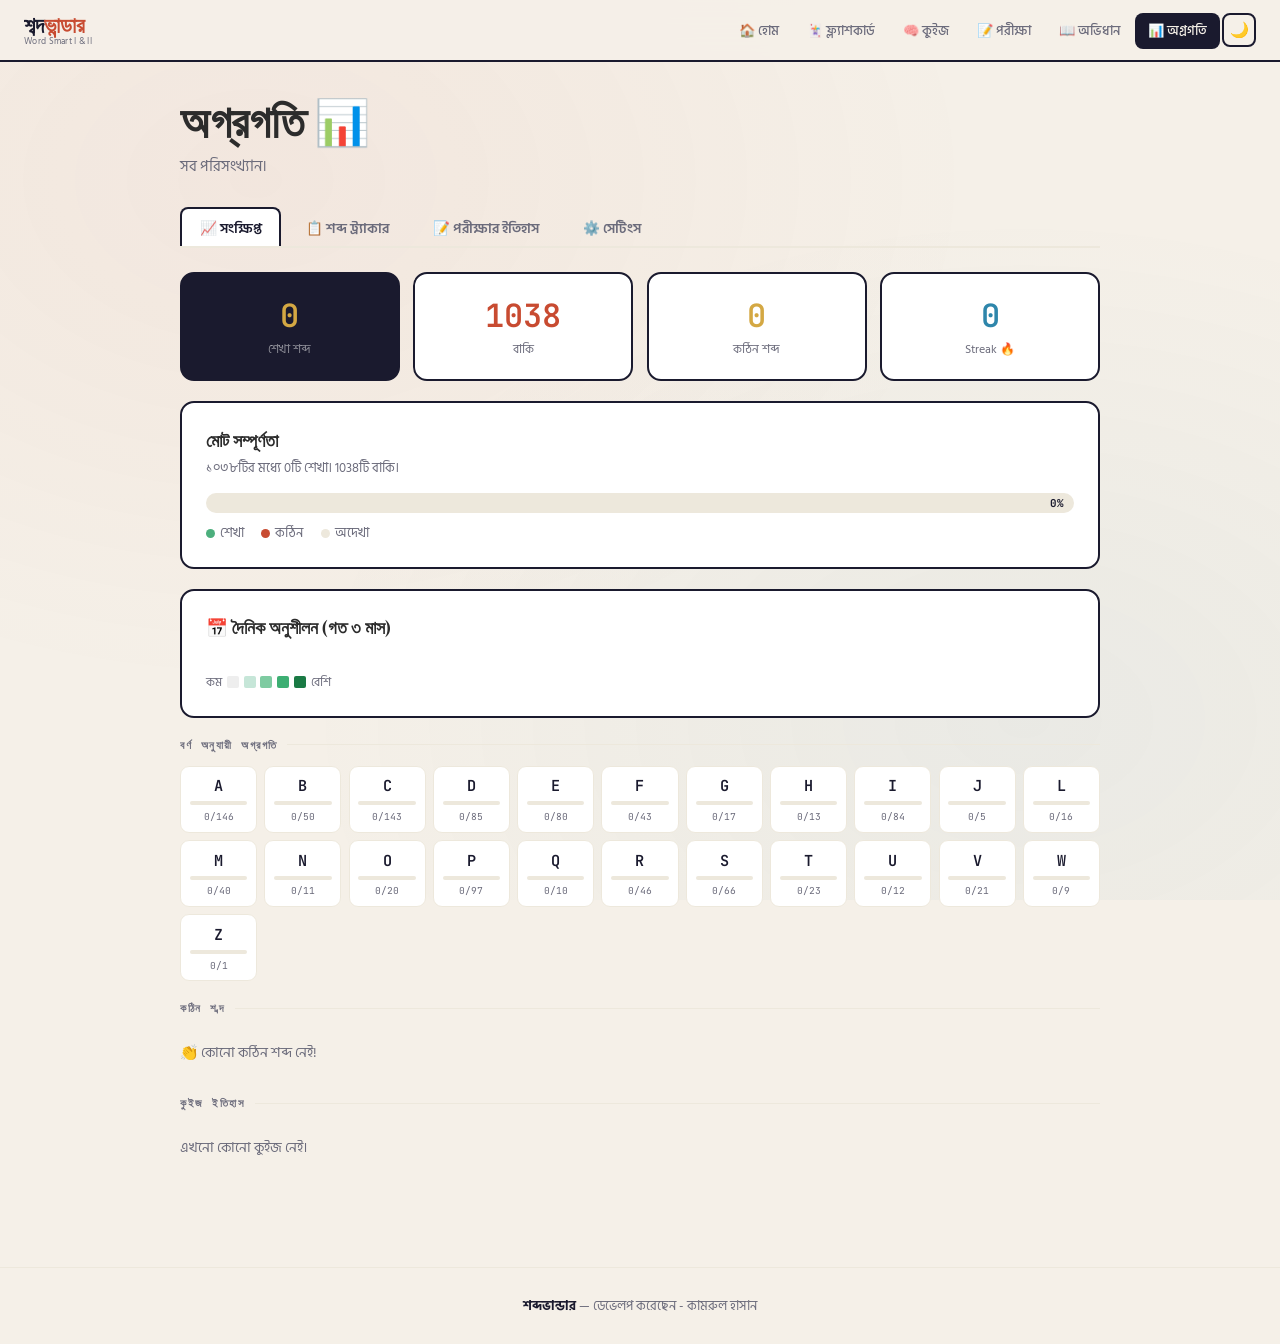
<file: progress.html>
<!DOCTYPE html>
<html lang="bn"><head>
<meta charset="UTF-8"><meta name="viewport" content="width=device-width,initial-scale=1.0">
<title>অগ্রগতি — শব্দভান্ডার</title>
<link rel="stylesheet" href="style.css">
<style>
.big-stats{display:grid;grid-template-columns:repeat(4,1fr);gap:.85rem;margin-bottom:1.25rem;}
@media(max-width:600px){.big-stats{grid-template-columns:repeat(2,1fr);}}
.sc{background:white;border:2px solid var(--ink);border-radius:var(--r);padding:1.25rem;text-align:center;transition:background .3s,border-color .3s;}
.sc.feat{background:var(--ink);color:white;}
.sc-num{font-family:'JetBrains Mono',monospace;font-size:2rem;font-weight:600;display:block;margin-bottom:.15rem;}
.sc.feat .sc-num{color:var(--gold);}
.sc-lbl{font-size:.75rem;color:var(--muted);}
.sc.feat .sc-lbl{color:rgba(255,255,255,.5);}
.prog-card{background:white;border:2px solid var(--ink);border-radius:var(--r);padding:1.5rem;margin-bottom:1.25rem;transition:background .3s,border-color .3s;}
.prog-card h3{font-family:'Playfair Display',serif;font-size:1.15rem;font-weight:700;margin-bottom:.3rem;}
.prog-sub{font-size:.82rem;color:var(--muted);margin-bottom:.9rem;}
.big-bar{background:var(--paper-warm);border-radius:100px;height:20px;overflow:hidden;margin-bottom:.65rem;position:relative;}
.big-bar-fill{height:100%;border-radius:100px;background:linear-gradient(90deg,var(--accent3),var(--accent2));transition:width 1s ease;}
.big-bar-lbl{position:absolute;right:10px;top:50%;transform:translateY(-50%);font-family:'JetBrains Mono',monospace;font-size:.68rem;font-weight:700;color:var(--ink);}
[data-theme="dark"] .big-bar-lbl{color:white;}
/* TABS */
.tabs{display:flex;gap:.3rem;border-bottom:2px solid var(--paper-warm);margin-bottom:1.5rem;overflow-x:auto;scrollbar-width:none;}
.tabs::-webkit-scrollbar{display:none;}
.tab{padding:.55rem 1.1rem;border-radius:8px 8px 0 0;border:2px solid transparent;border-bottom:none;font-family:'Hind Siliguri',sans-serif;font-size:.85rem;font-weight:600;cursor:pointer;color:var(--muted);background:none;margin-bottom:-2px;white-space:nowrap;transition:all .2s;}
.tab.active{background:white;border-color:var(--ink);color:var(--ink);}
[data-theme="dark"] .tab.active{background:#1a1a2e;border-color:#3a3a5e;}
.tp{display:none;}.tp.active{display:block;}
/* HEATMAP */
.hm-card{background:white;border:2px solid var(--ink);border-radius:var(--r);padding:1.5rem;margin-bottom:1.25rem;transition:background .3s,border-color .3s;}
.hm-title{font-family:'Playfair Display',serif;font-size:1.1rem;font-weight:700;margin-bottom:1rem;}
.hm-wrap{overflow-x:auto;padding-bottom:.5rem;}
.hm-grid{display:flex;gap:3px;}
.hm-col{display:flex;flex-direction:column;gap:3px;}
.hm-cell{width:12px;height:12px;border-radius:2px;cursor:default;transition:transform .1s;}
.hm-cell:hover{transform:scale(1.5);z-index:5;position:relative;}
.hm0{background:#eee;}[data-theme="dark"] .hm0{background:#2a2a3e;}
.hm1{background:#c6e6d8;}.hm2{background:#7ecba1;}.hm3{background:#3daf73;}.hm4{background:#1a7a44;}
.hm-legend{display:flex;align-items:center;gap:.3rem;margin-top:.6rem;font-size:.72rem;color:var(--muted);}
/* LETTER GRID */
.lg{display:grid;grid-template-columns:repeat(auto-fill,minmax(72px,1fr));gap:.45rem;margin-bottom:1.25rem;}
.lc{background:white;border:1.5px solid var(--paper-warm);border-radius:9px;padding:.55rem;text-align:center;transition:background .3s,border-color .3s;}
.lc-l{font-family:'JetBrains Mono',monospace;font-weight:600;font-size:.95rem;color:var(--ink);}
.lc-bar{height:4px;background:var(--paper-warm);border-radius:100px;margin:.3rem 0;overflow:hidden;}
.lc-fill{height:100%;background:var(--accent3);border-radius:100px;}
.lc-p{font-family:'JetBrains Mono',monospace;font-size:.6rem;color:var(--muted);}
/* HARD */
.hard-grid{display:grid;grid-template-columns:repeat(auto-fill,minmax(140px,1fr));gap:.45rem;margin-bottom:1.25rem;}
.hc{background:#fde8e4;border:1.5px solid #f5b8b0;border-radius:8px;padding:.45rem .65rem;font-size:.82rem;font-weight:600;color:var(--accent);cursor:pointer;transition:all .2s;text-align:center;}
.hc:hover{background:var(--accent);color:white;}
.hc-m{font-size:.68rem;color:var(--muted);font-weight:400;margin-top:.08rem;}
.hc:hover .hc-m{color:rgba(255,255,255,.7);}
/* TRACKER */
.tracker-controls{display:flex;gap:.6rem;margin-bottom:.9rem;flex-wrap:wrap;align-items:center;}
.search-track{padding:.48rem .9rem;border:2px solid var(--ink);border-radius:8px;font-family:'Hind Siliguri',sans-serif;font-size:.88rem;flex:1;min-width:160px;background:white;color:var(--text);}
.search-track:focus{outline:none;border-color:var(--accent2);}
.track-table-wrap{overflow-x:auto;}
.track-table{width:100%;border-collapse:collapse;min-width:520px;}
.track-table th{text-align:left;padding:.55rem .9rem;font-family:'JetBrains Mono',monospace;font-size:.65rem;font-weight:600;letter-spacing:1px;text-transform:uppercase;color:var(--muted);border-bottom:2px solid var(--ink);}
.track-table td{padding:.62rem .9rem;border-bottom:1px solid var(--paper-warm);font-size:.85rem;vertical-align:middle;}
.track-table tr:hover td{background:var(--paper-warm);}
.sbadge{display:inline-flex;align-items:center;gap:.25rem;padding:.15rem .6rem;border-radius:100px;font-size:.72rem;font-weight:600;}
.sb-l{background:#d4edda;color:#155724;}.sb-h{background:#fde8e4;color:#c84b31;}.sb-n{background:#e8f4fd;color:#1565c0;}
.t-spk{background:none;border:none;cursor:pointer;font-size:.85rem;opacity:.6;transition:opacity .2s;}
.t-spk:hover{opacity:1;}
.tl-btn{padding:.18rem .6rem;border-radius:5px;border:1.5px solid;font-size:.72rem;font-weight:600;cursor:pointer;font-family:'Hind Siliguri',sans-serif;transition:all .2s;}
.tl-add{border-color:var(--accent3);color:var(--accent3);background:none;}
.tl-add:hover{background:var(--accent3);color:white;}
.tl-rm{border-color:var(--accent);color:var(--accent);background:none;}
.tl-rm:hover{background:var(--accent);color:white;}
/* HISTORY */
.hist-item{background:white;border:1.5px solid var(--paper-warm);border-radius:10px;padding:.8rem 1.1rem;margin-bottom:.45rem;display:flex;align-items:center;justify-content:space-between;gap:.75rem;flex-wrap:wrap;transition:background .3s,border-color .3s;}
.hist-score{font-family:'JetBrains Mono',monospace;font-size:.92rem;font-weight:600;padding:.18rem .65rem;border-radius:100px;}
.hs-hi{background:#d4edda;color:#155724;}.hs-mi{background:#fff3cd;color:#856404;}.hs-lo{background:#f8d7da;color:#721c24;}
/* DANGER */
.dz{background:white;border:2px solid #f5b8b0;border-radius:var(--r);padding:1.25rem;display:flex;align-items:center;justify-content:space-between;gap:.75rem;flex-wrap:wrap;margin-bottom:.75rem;transition:background .3s;}
.dz-btn{padding:.5rem 1.1rem;background:white;border:2px solid var(--accent);color:var(--accent);border-radius:8px;font-family:'Hind Siliguri',sans-serif;font-size:.85rem;font-weight:600;cursor:pointer;transition:all .2s;}
.dz-btn:hover{background:var(--accent);color:white;}
.empty-msg{color:var(--muted);font-size:.88rem;padding:.75rem 0;}
</style>
</head><body>
<nav>
  <a href="index.html" class="nav-logo">শব্দ<span>ভান্ডার</span><small>Word Smart I & II</small></a>
  <ul id="desktop-nav"></ul><button id="hamburger" onclick="toggleMNav()">☰</button>
</nav>
<div id="mobile-nav"></div>
<div class="wrap">
  <div class="page-title">অগ্রগতি 📊</div>
  <div class="page-sub">সব পরিসংখ্যান।</div>
  <div class="tabs">
    <button class="tab active" onclick="switchTab('overview',this)">📈 সংক্ষিপ্ত</button>
    <button class="tab" onclick="switchTab('tracker',this)">📋 শব্দ ট্র্যাকার</button>
    <button class="tab" onclick="switchTab('history',this)">📝 পরীক্ষার ইতিহাস</button>
    <button class="tab" onclick="switchTab('settings',this)">⚙️ সেটিংস</button>
  </div>

  <!-- OVERVIEW -->
  <div class="tp active" id="tab-overview">
    <div class="big-stats">
      <div class="sc feat"><span class="sc-num" id="s-l">০</span><div class="sc-lbl">শেখা শব্দ</div></div>
      <div class="sc"><span class="sc-num" id="s-r" style="color:var(--accent)">—</span><div class="sc-lbl">বাকি</div></div>
      <div class="sc"><span class="sc-num" id="s-h" style="color:var(--gold)">০</span><div class="sc-lbl">কঠিন শব্দ</div></div>
      <div class="sc"><span class="sc-num" id="s-s" style="color:var(--accent2)">০</span><div class="sc-lbl">Streak 🔥</div></div>
    </div>
    <div class="prog-card">
      <h3>মোট সম্পূর্ণতা</h3>
      <div class="prog-sub" id="prog-sub">লোড হচ্ছে...</div>
      <div class="big-bar"><div class="big-bar-fill" id="bf" style="width:0%"></div><div class="big-bar-lbl" id="bbl">০%</div></div>
      <div style="display:flex;gap:1.1rem;flex-wrap:wrap;">
        <div style="display:flex;align-items:center;gap:.3rem;font-size:.8rem;color:var(--muted)"><div style="width:9px;height:9px;border-radius:50%;background:var(--accent3)"></div>শেখা</div>
        <div style="display:flex;align-items:center;gap:.3rem;font-size:.8rem;color:var(--muted)"><div style="width:9px;height:9px;border-radius:50%;background:var(--accent)"></div>কঠিন</div>
        <div style="display:flex;align-items:center;gap:.3rem;font-size:.8rem;color:var(--muted)"><div style="width:9px;height:9px;border-radius:50%;background:var(--paper-warm)"></div>অদেখা</div>
      </div>
    </div>
    <div class="hm-card">
      <div class="hm-title">📅 দৈনিক অনুশীলন (গত ৩ মাস)</div>
      <div class="hm-wrap" id="hm-wrap"></div>
      <div class="hm-legend"><span>কম</span><div class="hm-cell hm0"></div><div class="hm-cell hm1"></div><div class="hm-cell hm2"></div><div class="hm-cell hm3"></div><div class="hm-cell hm4"></div><span>বেশি</span></div>
    </div>
    <div class="sec-lbl">বর্ণ অনুযায়ী অগ্রগতি</div>
    <div class="lg" id="letter-grid"></div>
    <div class="sec-lbl">কঠিন শব্দ</div>
    <div class="hard-grid" id="hard-list"></div>
    <div class="sec-lbl">কুইজ ইতিহাস</div>
    <div id="quiz-hist"></div>
  </div>

  <!-- TRACKER -->
  <div class="tp" id="tab-tracker">
    <div class="tracker-controls">
      <input class="search-track" id="tsearch" placeholder="🔍 শব্দ খোঁজো..." oninput="renderTracker()">
      <button class="filter-pill active" onclick="setTF('all',this)">সব</button>
      <button class="filter-pill" onclick="setTF('learned',this)">✓ শেখা</button>
      <button class="filter-pill" onclick="setTF('hard',this)">⚠ কঠিন</button>
      <button class="filter-pill" onclick="setTF('new',this)">◎ নতুন</button>
    </div>
    <div class="track-table-wrap">
      <table class="track-table">
        <thead><tr><th>#</th><th>শব্দ</th><th>অর্থ</th><th>অবস্থা</th><th>SRS</th><th>পরবর্তী রিভিউ</th><th>কাজ</th></tr></thead>
        <tbody id="tbody"></tbody>
      </table>
    </div>
    <div id="t-empty" class="empty-msg" style="display:none">কোনো শব্দ পাওয়া যায়নি।</div>
    <div id="t-count" style="margin-top:.6rem;font-family:'JetBrains Mono',monospace;font-size:.7rem;color:var(--muted);"></div>
  </div>

  <!-- HISTORY -->
  <div class="tp" id="tab-history">
    <div class="sec-lbl">পরীক্ষার ইতিহাস</div>
    <div id="exam-hist"></div>
    <div class="sec-lbl" style="margin-top:1.25rem">কুইজ ইতিহাস</div>
    <div id="quiz-hist-2"></div>
  </div>

  <!-- SETTINGS -->
  <div class="tp" id="tab-settings">
    <div class="sec-lbl">ডেটা ব্যবস্থাপনা</div>
    <div class="dz"><div><strong>শেখা ডেটা ও SRS রিসেট</strong><p style="color:var(--muted);font-size:.82rem;margin-top:.2rem">সব "শিখেছি" চিহ্ন মুছবে।</p></div><button class="dz-btn" onclick="resetLearned()">🗑️ রিসেট</button></div>
    <div class="dz"><div><strong>পরীক্ষা ও কুইজ ইতিহাস মুছুন</strong></div><button class="dz-btn" onclick="resetHistory()">🗑️ রিসেট</button></div>
    <div class="dz"><div><strong>সম্পূর্ণ রিসেট</strong><p style="color:var(--muted);font-size:.82rem;margin-top:.2rem">সব ডেটা মুছবে।</p></div><button class="dz-btn" onclick="resetAll()">⚠️ সব মুছুন</button></div>
  </div>
</div>
<footer><strong>শব্দভান্ডার</strong> — ডেভেলপ করেছেন - কামরুল হাসান</footer>

<script src="words_data.js"></script><script src="theme.js"></script><script src="nav.js"></script>
<script>
initNav('progress.html');initTheme();
const words=WORDS_DATA;
let learned={},hard={},srs={},tf='all';

function init(){
  learned=JSON.parse(localStorage.getItem('vm_learned')||'{}');
  hard=JSON.parse(localStorage.getItem('vm_hard')||'{}');
  srs=JSON.parse(localStorage.getItem('vm_srs')||'{}');
  renderOverview();renderHeatmap();renderTracker();renderHistory();
}

function renderOverview(){
  const lc=Object.values(learned).filter(Boolean).length;
  const hc=Object.values(hard).filter(Boolean).length;
  const streak=parseInt(localStorage.getItem('vm_streak')||'0');
  const pct=Math.round(lc/1038*100);
  document.getElementById('s-l').textContent=lc;
  document.getElementById('s-r').textContent=1038-lc;
  document.getElementById('s-h').textContent=hc;
  document.getElementById('s-s').textContent=streak;
  document.getElementById('prog-sub').textContent=`১০৩৮টির মধ্যে ${lc}টি শেখা। ${1038-lc}টি বাকি।`;
  document.getElementById('bf').style.width=pct+'%';
  document.getElementById('bbl').textContent=pct+'%';
  // letter grid
  document.getElementById('letter-grid').innerHTML='ABCDEFGHIJKLMNOPQRSTUVWXYZ'.split('').map(l=>{
    const total=words.filter(w=>w.word.toUpperCase().startsWith(l));
    const done=total.filter(w=>learned[w.id]);
    if(!total.length)return'';
    const p=Math.round(done.length/total.length*100);
    return`<div class="lc"><div class="lc-l">${l}</div><div class="lc-bar"><div class="lc-fill" style="width:${p}%"></div></div><div class="lc-p">${done.length}/${total.length}</div></div>`;
  }).join('');
  // hard
  const hw=words.filter(w=>hard[w.id]);
  document.getElementById('hard-list').innerHTML=hw.length?hw.map(w=>`<div class="hc" onclick="location.href='dictionary.html'"><div>${w.word}</div><div class="hc-m">${w.meaning}</div></div>`).join(''):'<div class="empty-msg">👏 কোনো কঠিন শব্দ নেই!</div>';
  // quiz hist
  const h=JSON.parse(localStorage.getItem('vm_quiz_history')||'[]');
  const tn={mcq:'MCQ',synonym:'সিনোনিম',antonym:'এন্টোনিম',fill:'শূন্যস্থান',speed:'Speed'};
  document.getElementById('quiz-hist').innerHTML=h.length?h.slice(0,8).map(x=>{const cls=x.pct>=75?'hs-hi':x.pct>=50?'hs-mi':'hs-lo';return`<div class="hist-item"><span style="font-family:'JetBrains Mono',monospace;font-size:.72rem;color:var(--muted)">${x.date}</span><span style="font-size:.85rem;font-weight:600">${tn[x.type]||x.type}</span><span>${x.correct}/${x.total}</span><span class="hist-score ${cls}">${x.pct}%</span></div>`;}).join(''):'<div class="empty-msg">এখনো কোনো কুইজ নেই।</div>';
}

function renderHeatmap(){
  const dc=JSON.parse(localStorage.getItem('vm_daily_counts')||'{}');
  const today=new Date();today.setHours(0,0,0,0);
  const days=84;const cells=[];
  for(let i=days-1;i>=0;i--){const d=new Date(today);d.setDate(d.getDate()-i);cells.push({date:d,count:dc[d.toDateString()]||0});}
  const mx=Math.max(...cells.map(c=>c.count),1);
  function lv(c){if(!c)return'hm0';const r=c/mx;if(r<.25)return'hm1';if(r<.5)return'hm2';if(r<.75)return'hm3';return'hm4';}
  const weeks=[];let wk=[];
  const fd=cells[0].date.getDay();
  for(let i=0;i<fd;i++)wk.push(null);
  cells.forEach(c=>{wk.push(c);if(wk.length===7){weeks.push(wk);wk=[];}});
  if(wk.length)weeks.push(wk);
  const mn=['জান','ফেব','মার','এপ্র','মে','জুন','জুল','আগ','সেপ','অক্ট','নভ','ডিস'];
  let html='<div style="display:flex;gap:3px;">';
  html+='<div style="display:flex;flex-direction:column;gap:3px;margin-right:3px;margin-top:18px;">';
  ['রবি','','মঙ্গ','','বৃহ','','শনি'].forEach(d=>`<div style="height:12px;font-family:'JetBrains Mono',monospace;font-size:.55rem;color:var(--muted);display:flex;align-items:center">${d}</div>`).forEach(s=>html+=s);
  html+='</div><div><div style="display:flex;gap:3px;margin-bottom:3px;">';
  weeks.forEach(w=>{const fr=w.find(c=>c);const lb=fr&&fr.date.getDate()<=7?mn[fr.date.getMonth()]:'';html+=`<div style="width:12px;font-family:'JetBrains Mono',monospace;font-size:.52rem;color:var(--muted);text-align:center;overflow:hidden">${lb}</div>`;});
  html+='</div><div class="hm-grid">';
  weeks.forEach(w=>{html+='<div class="hm-col">';w.forEach(c=>{if(!c){html+='<div style="width:12px;height:12px"></div>';return;}html+=`<div class="hm-cell ${lv(c.count)}" title="${c.date.toLocaleDateString('bn-BD')}: ${c.count}টি"></div>`;});html+='</div>';});
  html+='</div></div></div>';
  document.getElementById('hm-wrap').innerHTML=html;
}

function setTF(f,btn){tf=f;document.querySelectorAll('.filter-pill').forEach(b=>b.classList.remove('active'));btn.classList.add('active');renderTracker();}
function renderTracker(){
  const q=document.getElementById('tsearch').value.toLowerCase().trim();
  const now=Date.now();
  let fl=words.filter(w=>{
    if(q&&!w.word.toLowerCase().includes(q)&&!w.meaning.includes(q))return false;
    if(tf==='learned')return learned[w.id];
    if(tf==='hard')return hard[w.id];
    if(tf==='new')return!learned[w.id]&&!hard[w.id];
    return true;
  });
  const sl=fl.slice(0,200);
  document.getElementById('t-empty').style.display=fl.length?'none':'block';
  document.getElementById('t-count').textContent=fl.length+'টি শব্দ';
  document.getElementById('tbody').innerHTML=sl.map(w=>{
    const isL=learned[w.id],isH=hard[w.id];
    const badge=isL?'<span class="sbadge sb-l">✓ শেখা</span>':isH?'<span class="sbadge sb-h">⚠ কঠিন</span>':'<span class="sbadge sb-n">◎ নতুন</span>';
    const c=srs[w.id];
    const srsLvl=!c?'নতুন':c.reps<2?'শেখা হচ্ছে':c.reps<5?'মাঝারি':'দক্ষ';
    const diff=c?c.nextReview-now:null;
    const nxt=!diff?'—':diff<=0?'<span style="color:var(--accent);font-weight:700">আজই!</span>':Math.ceil(diff/86400000)+'d পর';
    const btn=isL?`<button class="tl-btn tl-rm" onclick="tlToggle(${w.id},this)">✗ বাদ</button>`:`<button class="tl-btn tl-add" onclick="tlToggle(${w.id},this)">+ শিখেছি</button>`;
    return`<tr><td style="font-family:'JetBrains Mono',monospace;font-size:.72rem;color:var(--muted)">${w.id}</td><td><strong>${w.word}</strong> <button class="t-spk" onclick="speak('${w.word}')">🔊</button></td><td style="color:var(--muted);font-size:.82rem">${w.meaning}</td><td>${badge}</td><td style="font-family:'JetBrains Mono',monospace;font-size:.75rem;color:var(--muted)">${srsLvl}</td><td style="font-family:'JetBrains Mono',monospace;font-size:.75rem">${nxt}</td><td>${btn}</td></tr>`;
  }).join('');
}
function tlToggle(id){
  learned[id]=!learned[id];localStorage.setItem('vm_learned',JSON.stringify(learned));
  if(learned[id]){delete hard[id];localStorage.setItem('vm_hard',JSON.stringify(hard));}
  renderTracker();renderOverview();
}

function renderHistory(){
  const eh=JSON.parse(localStorage.getItem('vm_exam_history')||'[]');
  document.getElementById('exam-hist').innerHTML=eh.length?eh.map(h=>{const cls=h.pct>=70?'hs-hi':h.pct>=50?'hs-mi':'hs-lo';return`<div class="hist-item"><span style="font-family:'JetBrains Mono',monospace;font-size:.72rem;color:var(--muted)">${h.date}</span><span style="font-size:.82rem">${h.total}টি প্রশ্ন</span><span>✓${h.correct} ✗${h.wrong} ⊘${h.skip}</span><span style="font-size:.82rem">${h.score}/${h.maxScore}</span><span class="hist-score ${cls}">${h.pct}%</span></div>`;}).join(''):'<div class="empty-msg">এখনো কোনো পরীক্ষা নেই। <a href="exam.html" style="color:var(--accent2)">পরীক্ষা দাও →</a></div>';
  const qh=JSON.parse(localStorage.getItem('vm_quiz_history')||'[]');
  const tn={mcq:'MCQ',synonym:'সিনোনিম',antonym:'এন্টোনিম',fill:'শূন্যস্থান',speed:'Speed'};
  document.getElementById('quiz-hist-2').innerHTML=qh.length?qh.map(x=>{const cls=x.pct>=75?'hs-hi':x.pct>=50?'hs-mi':'hs-lo';return`<div class="hist-item"><span style="font-family:'JetBrains Mono',monospace;font-size:.72rem;color:var(--muted)">${x.date}</span><span style="font-weight:600;font-size:.85rem">${tn[x.type]||x.type}</span><span>${x.correct}/${x.total}</span><span class="hist-score ${cls}">${x.pct}%</span></div>`;}).join(''):'<div class="empty-msg">কোনো কুইজ নেই।</div>';
}

function switchTab(id,btn){document.querySelectorAll('.tab').forEach(t=>t.classList.remove('active'));document.querySelectorAll('.tp').forEach(p=>p.classList.remove('active'));btn.classList.add('active');document.getElementById('tab-'+id).classList.add('active');}
function resetLearned(){if(!confirm('শেখা ডেটা মুছবে?'))return;['vm_learned','vm_srs','vm_hard','vm_streak','vm_last_day','vm_daily_counts'].forEach(k=>localStorage.removeItem(k));init();}
function resetHistory(){if(!confirm('ইতিহাস মুছবে?'))return;['vm_quiz_history','vm_exam_history','vm_quiz_best','vm_speed_best'].forEach(k=>localStorage.removeItem(k));renderHistory();}
function resetAll(){if(!confirm('সব ডেটা মুছবে?'))return;['vm_learned','vm_srs','vm_hard','vm_streak','vm_last_day','vm_daily_counts','vm_quiz_history','vm_exam_history','vm_quiz_best','vm_speed_best','vm_daily_goal'].forEach(k=>localStorage.removeItem(k));learned={};hard={};srs={};init();alert('সব মুছে গেছে।');}
init();
</script>
</body></html>
</file>
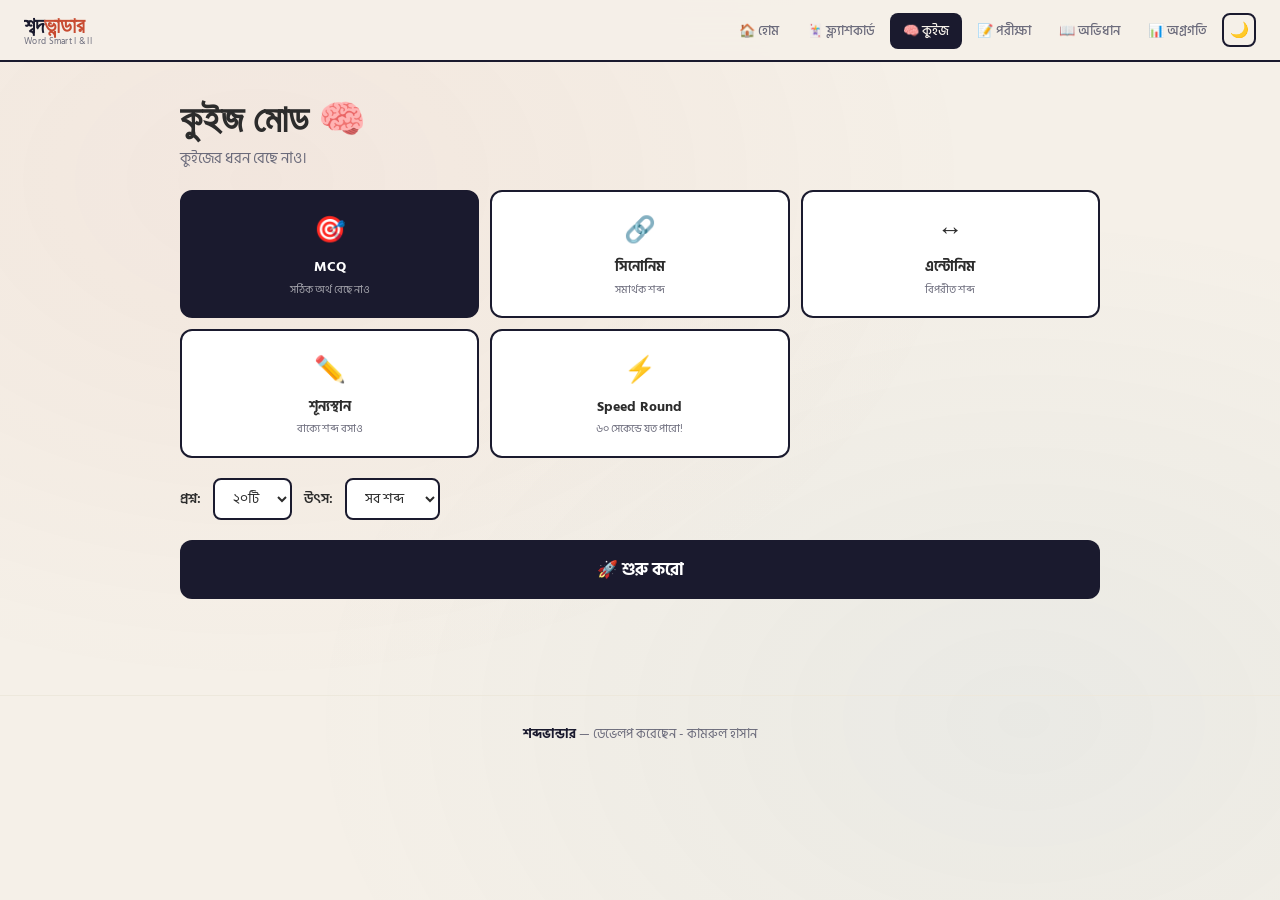
<file: quiz.html>
<!DOCTYPE html>
<html lang="bn"><head>
<meta charset="UTF-8"><meta name="viewport" content="width=device-width,initial-scale=1.0">
<title>কুইজ — শব্দভান্ডার</title>
<link rel="stylesheet" href="style.css">
<style>
.setup-title{font-family:'Playfair Display',serif;font-size:clamp(1.7rem,5vw,2.4rem);font-weight:900;margin-bottom:.3rem;}
.qtype-grid{display:grid;grid-template-columns:repeat(3,1fr);gap:.7rem;margin-bottom:1.25rem;}
@media(max-width:500px){.qtype-grid{grid-template-columns:1fr 1fr;}}
.qtc{background:white;border:2.5px solid var(--ink);border-radius:12px;padding:1.1rem;cursor:pointer;transition:all .2s cubic-bezier(.34,1.56,.64,1);text-align:center;}
.qtc:hover{transform:translateY(-2px);box-shadow:3px 3px 0 var(--ink);}
.qtc.sel{background:var(--ink);color:white;}
.qtc .qte{font-size:1.6rem;margin-bottom:.3rem;}
.qtc .qtt{font-weight:700;font-size:.85rem;}
.qtc .qtd{font-size:.7rem;color:var(--muted);margin-top:.15rem;}
.qtc.sel .qtd{color:rgba(255,255,255,.6);}
.setup-row{display:flex;gap:.75rem;align-items:center;margin-bottom:1.25rem;flex-wrap:wrap;}
.setup-row label{font-weight:600;font-size:.88rem;}
.setup-sel{padding:.42rem .85rem;border:2px solid var(--ink);border-radius:8px;background:white;font-family:'Hind Siliguri',sans-serif;font-size:.88rem;cursor:pointer;color:var(--text);}
/* SPEED */
.sp-wrap{display:none;}
.sp-topbar{display:flex;justify-content:space-between;align-items:center;margin-bottom:1rem;flex-wrap:wrap;gap:.5rem;}
.sp-score-txt{font-family:'JetBrains Mono',monospace;font-size:1rem;font-weight:700;}
.timer-ring-wrap{position:relative;width:80px;height:80px;flex-shrink:0;}
.tring{transform:rotate(-90deg);}
.tring circle{fill:none;stroke:var(--paper-warm);stroke-width:7;}
.tring .tp{stroke:var(--accent);stroke-linecap:round;transition:stroke-dashoffset 1s linear;}
.tnum{position:absolute;inset:0;display:flex;align-items:center;justify-content:center;font-family:'JetBrains Mono',monospace;font-size:1.6rem;font-weight:700;color:var(--accent);}
.sp-card{background:white;border:2.5px solid var(--ink);border-radius:18px;padding:1.75rem;text-align:center;box-shadow:5px 5px 0 var(--ink);}
.sp-word{font-family:'Playfair Display',serif;font-size:clamp(1.8rem,5vw,3rem);font-weight:900;margin-bottom:.75rem;color:var(--ink);}
.sp-opts{display:grid;grid-template-columns:1fr 1fr;gap:.5rem;}
@media(max-width:400px){.sp-opts{grid-template-columns:1fr;}}
.sp-opt{padding:.75rem;border:2px solid var(--paper-warm);background:var(--paper-warm);border-radius:9px;cursor:pointer;font-family:'Hind Siliguri',sans-serif;font-size:.88rem;font-weight:500;transition:all .15s;color:var(--text);}
.sp-opt:hover:not(:disabled){border-color:var(--ink);background:white;}
.sp-opt.sc{background:#d4edda;border-color:var(--accent3);color:#155724;font-weight:700;}
.sp-opt.sw{background:#f8d7da;border-color:var(--accent);color:#721c24;}
/* ACTIVE QUIZ */
.qz-wrap{display:none;}
.qz-header{display:flex;justify-content:space-between;align-items:center;margin-bottom:.75rem;}
.qz-meta{font-family:'JetBrains Mono',monospace;font-size:.78rem;color:var(--muted);}
.qz-meta strong{color:var(--text);font-size:.9rem;}
.score-badge{background:var(--ink);color:var(--gold);font-family:'JetBrains Mono',monospace;font-size:.82rem;font-weight:600;padding:.3rem .85rem;border-radius:100px;}
.qprog{background:var(--paper-warm);border-radius:100px;height:5px;margin-bottom:1.25rem;overflow:hidden;}
.qpfill{height:100%;background:linear-gradient(90deg,var(--accent2),var(--accent3));border-radius:100px;transition:width .4s ease;}
.q-card{background:white;border:2.5px solid var(--ink);border-radius:18px;padding:1.75rem;box-shadow:5px 5px 0 var(--ink);transition:background .3s,border-color .3s;}
.qtag{font-family:'JetBrains Mono',monospace;font-size:.63rem;font-weight:600;letter-spacing:1px;text-transform:uppercase;color:var(--muted);margin-bottom:.5rem;}
.q-big-word{font-family:'Playfair Display',serif;font-size:clamp(1.6rem,4vw,2.4rem);font-weight:900;color:var(--ink);margin-bottom:.25rem;display:flex;align-items:center;gap:.5rem;flex-wrap:wrap;}
.q-spk{background:var(--paper-warm);border:1.5px solid var(--ink);border-radius:5px;padding:.15rem .45rem;cursor:pointer;font-size:.82rem;transition:all .2s;}
.q-spk:hover{background:var(--ink);color:white;}
.q-txt{font-size:.92rem;color:var(--muted);line-height:1.6;margin-bottom:.9rem;}
.q-sent-box{background:var(--paper-warm);border-radius:8px;padding:.65rem .9rem;font-style:italic;font-size:.85rem;color:var(--text);line-height:1.5;margin-bottom:1rem;border-left:3px solid var(--accent);}
.opts-grid{display:grid;grid-template-columns:1fr 1fr;gap:.6rem;}
@media(max-width:480px){.opts-grid{grid-template-columns:1fr;}}
.opt{padding:.75rem .95rem;border:2px solid var(--paper-warm);background:var(--paper-warm);border-radius:9px;cursor:pointer;font-family:'Hind Siliguri',sans-serif;font-size:.88rem;font-weight:500;text-align:left;transition:all .15s;color:var(--text);}
.opt:hover:not(.oc):not(.ow):not(:disabled){border-color:var(--ink);background:white;}
.opt.oc{background:#d4edda;border-color:var(--accent3);color:#155724;font-weight:700;}
.opt.ow{background:#f8d7da;border-color:var(--accent);color:#721c24;}
.fill-input{width:100%;padding:.75rem .95rem;border:2.5px solid var(--ink);border-radius:9px;font-family:'Hind Siliguri',sans-serif;font-size:1rem;background:white;margin-bottom:.65rem;transition:border-color .2s;color:var(--text);}
.fill-input:focus{outline:none;border-color:var(--accent2);}
.fill-input.fc{border-color:var(--accent3);background:#d4edda;}
.fill-input.fw{border-color:var(--accent);background:#f8d7da;}
.btn-submit{padding:.68rem 1.75rem;background:var(--accent2);color:white;border:none;border-radius:9px;font-size:.92rem;font-weight:700;font-family:'Hind Siliguri',sans-serif;cursor:pointer;}
.feedback{padding:.85rem 1.1rem;border-radius:9px;margin-top:.85rem;font-size:.88rem;line-height:1.6;display:none;}
.feedback.show{display:block;}
.fb-ok{background:#d4edda;border-left:3px solid var(--accent3);}
.fb-no{background:#f8d7da;border-left:3px solid var(--accent);}
.btn-next{width:100%;padding:.85rem;background:var(--ink);color:white;border:none;border-radius:9px;font-size:.95rem;font-weight:700;font-family:'Hind Siliguri',sans-serif;cursor:pointer;margin-top:.65rem;display:none;transition:opacity .2s;}
.btn-next.show{display:block;}
.btn-next:hover{opacity:.85;}
/* RESULTS */
.res-wrap{display:none;text-align:center;}
.res-card{background:white;border:2.5px solid var(--ink);border-radius:20px;padding:2.5rem 1.5rem;box-shadow:7px 7px 0 var(--ink);}
.res-emoji{font-size:3.5rem;margin-bottom:.75rem;}
.res-title{font-family:'Playfair Display',serif;font-size:1.8rem;font-weight:900;margin-bottom:.4rem;}
.res-pct{font-family:'JetBrains Mono',monospace;font-size:3.2rem;font-weight:600;color:var(--accent2);margin:.65rem 0;}
.res-stats{display:flex;gap:1.75rem;justify-content:center;margin:1.1rem 0;flex-wrap:wrap;}
.rs{text-align:center;}
.rs-n{font-family:'JetBrains Mono',monospace;font-size:1.6rem;font-weight:600;}
.rs-l{font-size:.75rem;color:var(--muted);}
/* SP results */
.sp-res{display:none;text-align:center;}
</style>
</head><body>
<nav>
  <a href="index.html" class="nav-logo">শব্দ<span>ভান্ডার</span><small>Word Smart I & II</small></a>
  <ul id="desktop-nav"></ul><button id="hamburger" onclick="toggleMNav()">☰</button>
</nav>
<div id="mobile-nav"></div>
<div class="wrap">

<!-- SETUP -->
<div id="setup">
  <div class="setup-title">কুইজ মোড 🧠</div>
  <p style="color:var(--muted);margin-bottom:1.25rem;font-size:.92rem;">কুইজের ধরন বেছে নাও।</p>
  <div class="qtype-grid">
    <div class="qtc sel" onclick="selType('mcq',this)"><div class="qte">🎯</div><div class="qtt">MCQ</div><div class="qtd">সঠিক অর্থ বেছে নাও</div></div>
    <div class="qtc" onclick="selType('synonym',this)"><div class="qte">🔗</div><div class="qtt">সিনোনিম</div><div class="qtd">সমার্থক শব্দ</div></div>
    <div class="qtc" onclick="selType('antonym',this)"><div class="qte">↔️</div><div class="qtt">এন্টোনিম</div><div class="qtd">বিপরীত শব্দ</div></div>
    <div class="qtc" onclick="selType('fill',this)"><div class="qte">✏️</div><div class="qtt">শূন্যস্থান</div><div class="qtd">বাক্যে শব্দ বসাও</div></div>
    <div class="qtc" onclick="selType('speed',this)"><div class="qte">⚡</div><div class="qtt">Speed Round</div><div class="qtd">৬০ সেকেন্ডে যত পারো!</div></div>
  </div>
  <div class="setup-row">
    <label>প্রশ্ন:</label>
    <select class="setup-sel" id="qcount"><option value="10">১০টি</option><option value="20" selected>২০টি</option><option value="30">৩০টি</option><option value="50">৫০টি</option></select>
    <label>উৎস:</label>
    <select class="setup-sel" id="qsrc"><option value="all">সব শব্দ</option><option value="hard">কঠিন</option><option value="unseen">না-শেখা</option></select>
  </div>
  <button class="btn-main" onclick="startQuiz()">🚀 শুরু করো</button>
</div>

<!-- SPEED -->
<div class="sp-wrap" id="sp-wrap">
  <div class="sp-topbar">
    <div class="sp-score-txt">স্কোর: <span id="sp-sc">০</span> &nbsp;✓<span id="sp-c">০</span> ✗<span id="sp-w">০</span></div>
    <div class="timer-ring-wrap">
      <svg class="tring" width="80" height="80" viewBox="0 0 80 80">
        <circle cx="40" cy="40" r="33"/>
        <circle class="tp" id="tp-ring" cx="40" cy="40" r="33" stroke-dasharray="207" stroke-dashoffset="0"/>
      </svg>
      <div class="tnum" id="sp-time">60</div>
    </div>
  </div>
  <div class="sp-card">
    <div class="sp-word" id="sp-word">—</div>
    <div style="color:var(--muted);font-size:.85rem;margin-bottom:.75rem">সঠিক বাংলা অর্থ কোনটি?</div>
    <div class="sp-opts" id="sp-opts"></div>
  </div>
</div>

<!-- ACTIVE -->
<div class="qz-wrap" id="qz-wrap">
  <div class="qz-header">
    <div class="qz-meta">প্রশ্ন <strong id="qnum">১</strong>/<span id="qtot">২০</span></div>
    <div class="score-badge">✓ <span id="lscore">০</span></div>
  </div>
  <div class="qprog"><div class="qpfill" id="qpf" style="width:0%"></div></div>
  <div class="q-card">
    <div class="qtag" id="qtag"></div>
    <div class="q-big-word"><span id="qword"></span><button class="q-spk" onclick="speak(document.getElementById('qword').textContent)">🔊</button></div>
    <div class="q-txt" id="qtxt"></div>
    <div class="q-sent-box" id="qsent" style="display:none"></div>
    <div id="opts-area"></div>
    <div class="feedback" id="feedback"></div>
    <button class="btn-next" id="btn-next" onclick="nextQ()">পরবর্তী প্রশ্ন →</button>
  </div>
</div>

<!-- RESULTS -->
<div class="res-wrap" id="res-wrap">
  <div class="res-card">
    <div class="res-emoji" id="res-emoji">🎉</div>
    <div class="res-title" id="res-title">দারুণ!</div>
    <div class="res-pct" id="res-pct">০%</div>
    <div class="res-stats">
      <div class="rs"><div class="rs-n" style="color:var(--accent3)" id="rs-c">০</div><div class="rs-l">সঠিক</div></div>
      <div class="rs"><div class="rs-n" style="color:var(--accent)" id="rs-w">০</div><div class="rs-l">ভুল</div></div>
      <div class="rs"><div class="rs-n" id="rs-t">০</div><div class="rs-l">মোট</div></div>
    </div>
    <button class="btn-main" style="margin-bottom:.5rem" onclick="location.reload()">↩ আবার খেলো</button>
    <button class="btn-alt" onclick="location.href='flashcard.html'">🃏 ফ্ল্যাশকার্ড</button>
  </div>
</div>
<div class="sp-res" id="sp-res">
  <div class="res-card">
    <div class="res-emoji">⚡</div>
    <div class="res-title">Speed Round শেষ!</div>
    <div class="res-pct" id="sp-final">০</div>
    <p style="color:var(--muted);margin-bottom:1rem">পয়েন্ট অর্জিত</p>
    <div class="res-stats">
      <div class="rs"><div class="rs-n" style="color:var(--accent3)" id="sp-rc">০</div><div class="rs-l">সঠিক</div></div>
      <div class="rs"><div class="rs-n" style="color:var(--accent)" id="sp-rw">০</div><div class="rs-l">ভুল</div></div>
    </div>
    <button class="btn-main" style="margin-bottom:.5rem" onclick="location.reload()">⚡ আবার</button>
    <button class="btn-alt" onclick="location.href='quiz.html'">🧠 অন্য কুইজ</button>
  </div>
</div>
</div>
<footer><strong>শব্দভান্ডার</strong> — ডেভেলপ করেছেন - কামরুল হাসান</footer>

<script src="words_data.js"></script><script src="theme.js"></script><script src="nav.js"></script>
<script>
initNav('quiz.html');initTheme();
const words=WORDS_DATA;
let qType='mcq',deck=[],curQ=0,correct=0,wrong=0,answered=false;
let spTimer,spTime=60,spScore=0,spC=0,spW=0;

function selType(t,el){qType=t;document.querySelectorAll('.qtc').forEach(c=>c.classList.remove('sel'));el.classList.add('sel');}
function incToday(){const t=new Date().toDateString();const d=JSON.parse(localStorage.getItem('vm_daily_counts')||'{}');d[t]=(d[t]||0)+1;localStorage.setItem('vm_daily_counts',JSON.stringify(d));}

function startQuiz(){
  if(qType==='speed'){startSpeed();return;}
  const cnt=+document.getElementById('qcount').value||20;
  const src=document.getElementById('qsrc').value;
  const learned=JSON.parse(localStorage.getItem('vm_learned')||'{}');
  const hard=JSON.parse(localStorage.getItem('vm_hard')||'{}');
  let pool=[...words];
  if(src==='unseen')pool=words.filter(w=>!learned[w.id]);
  if(src==='hard')pool=words.filter(w=>hard[w.id]);
  if(pool.length<4)pool=[...words];
  if(qType==='synonym')pool=pool.filter(w=>w.synonyms?.length>0);
  if(qType==='antonym')pool=pool.filter(w=>w.antonyms?.length>0);
  if(pool.length<4)pool=[...words];
  deck=pool.sort(()=>Math.random()-.5).slice(0,Math.min(cnt,pool.length));
  curQ=0;correct=0;wrong=0;
  document.getElementById('setup').style.display='none';
  document.getElementById('qz-wrap').style.display='block';
  document.getElementById('qtot').textContent=deck.length;
  showQ();
}

function showQ(){
  if(curQ>=deck.length){showRes();return;}
  answered=false;
  const w=deck[curQ];
  document.getElementById('qnum').textContent=curQ+1;
  document.getElementById('qpf').style.width=(curQ/deck.length*100)+'%';
  document.getElementById('qword').textContent=w.word;
  document.getElementById('feedback').className='feedback';document.getElementById('feedback').textContent='';
  document.getElementById('btn-next').className='btn-next';
  document.getElementById('qsent').style.display='none';
  if(qType==='mcq')renderMCQ(w);
  else if(qType==='synonym')renderSynAnt(w,'synonym');
  else if(qType==='antonym')renderSynAnt(w,'antonym');
  else renderFill(w);
}

function renderMCQ(w){
  document.getElementById('qtag').textContent='● MCQ — সঠিক বাংলা অর্থ';
  document.getElementById('qtxt').textContent='"'+w.word+'" শব্দের সঠিক বাংলা অর্থ কোনটি?';
  const dis=words.filter(x=>x.id!==w.id).sort(()=>Math.random()-.5).slice(0,3);
  const opts=[{t:w.meaning,c:true},...dis.map(d=>({t:d.meaning,c:false}))].sort(()=>Math.random()-.5);
  document.getElementById('opts-area').innerHTML='<div class="opts-grid">'+opts.map(o=>`<button class="opt" onclick="checkMCQ(this,${o.c},'${esc(w.meaning)}')">${o.t}</button>`).join('')+'</div>';
}
function renderSynAnt(w,mode){
  const isSyn=mode==='synonym';
  document.getElementById('qtag').textContent=isSyn?'● সিনোনিম':'● এন্টোনিম';
  document.getElementById('qtxt').textContent='"'+w.word+'" ('+w.meaning+') — এর '+(isSyn?'সিনোনিম':'এন্টোনিম')+' কোনটি?';
  const list=isSyn?w.synonyms:w.antonyms;
  const ans=list[Math.floor(Math.random()*list.length)];
  const pool=[];words.forEach(o=>{if(o.id===w.id)return;const l=isSyn?o.synonyms:o.antonyms;l?.forEach(s=>{if(!list.includes(s))pool.push(s);});});
  const opts=[{t:ans,c:true},...pool.sort(()=>Math.random()-.5).slice(0,3).map(d=>({t:d,c:false}))].sort(()=>Math.random()-.5);
  document.getElementById('opts-area').innerHTML='<div class="opts-grid">'+opts.map(o=>`<button class="opt" onclick="checkMCQ(this,${o.c},'${esc(ans)}')">${o.t}</button>`).join('')+'</div>';
}
function renderFill(w){
  document.getElementById('qtag').textContent='● শূন্যস্থান পূরণ';
  document.getElementById('qtxt').textContent='নিচের বাক্যে শূন্যস্থানে কোন শব্দটি বসবে?';
  const bl=w.sentence.replace(new RegExp('\\b'+w.word+'\\b','gi'),'______');
  const se=document.getElementById('qsent');se.textContent=bl;se.style.display='block';
  document.getElementById('opts-area').innerHTML=`<input class="fill-input" id="fi" placeholder="উত্তর লেখো..." autocomplete="off"><button class="btn-submit" onclick="checkFill('${esc(w.word)}','${esc(w.meaning)}')">জমা দাও ✓</button>`;
  document.getElementById('fi').addEventListener('keydown',e=>{if(e.key==='Enter')checkFill(w.word,w.meaning);});
  setTimeout(()=>document.getElementById('fi')?.focus(),80);
}
function checkMCQ(btn,ok,ans){
  if(answered)return;answered=true;
  document.querySelectorAll('.opt').forEach(b=>b.disabled=true);
  if(ok){btn.classList.add('oc');correct++;showFB(true,'✓ সঠিক উত্তর!');}
  else{btn.classList.add('ow');wrong++;document.querySelectorAll('.opt').forEach(b=>{if(b.textContent.trim()===ans.trim())b.classList.add('oc');});showFB(false,'✗ ভুল। সঠিক: '+ans);}
  document.getElementById('lscore').textContent=correct;
  document.getElementById('btn-next').className='btn-next show';
  incToday();
}
function checkFill(word,meaning){
  if(answered)return;const fi=document.getElementById('fi');if(!fi)return;
  const val=fi.value.trim().toLowerCase();const ans=word.trim().toLowerCase();
  answered=true;fi.disabled=true;
  if(val===ans||(ans.includes(val)&&val.length>3)){fi.classList.add('fc');correct++;showFB(true,'✓ সঠিক! — '+word+' ('+meaning+')');}
  else{fi.classList.add('fw');wrong++;showFB(false,'✗ ভুল। সঠিক: '+word+' ('+meaning+')');}
  document.getElementById('lscore').textContent=correct;
  document.getElementById('btn-next').className='btn-next show';
  incToday();
}
function showFB(ok,msg){const f=document.getElementById('feedback');f.textContent=msg;f.className='feedback show '+(ok?'fb-ok':'fb-no');}
function nextQ(){curQ++;showQ();}
function showRes(){
  document.getElementById('qz-wrap').style.display='none';
  document.getElementById('res-wrap').style.display='block';
  const total=correct+wrong;const pct=total>0?Math.round(correct/total*100):0;
  document.getElementById('rs-c').textContent=correct;document.getElementById('rs-w').textContent=wrong;document.getElementById('rs-t').textContent=total;
  document.getElementById('res-pct').textContent=pct+'%';
  let emoji='😢',title='আবার চেষ্টা করো';
  if(pct>=90){emoji='🏆';title='অসাধারণ!';}else if(pct>=75){emoji='🎉';title='দারুণ!';}else if(pct>=60){emoji='👍';title='ভালো!';}else if(pct>=40){emoji='🙂';title='আরেকটু চেষ্টা।';}
  document.getElementById('res-emoji').textContent=emoji;document.getElementById('res-title').textContent=title;
  const prev=parseInt(localStorage.getItem('vm_quiz_best')||'0');if(pct>prev)localStorage.setItem('vm_quiz_best',pct);
  const h=JSON.parse(localStorage.getItem('vm_quiz_history')||'[]');
  h.unshift({date:new Date().toLocaleDateString('bn-BD'),type:qType,pct,correct,total});
  localStorage.setItem('vm_quiz_history',JSON.stringify(h.slice(0,20)));
}

/* SPEED */
function startSpeed(){
  document.getElementById('setup').style.display='none';
  document.getElementById('sp-wrap').style.display='block';
  spTime=60;spScore=0;spC=0;spW=0;updateSP();showSPQ();
  spTimer=setInterval(()=>{
    spTime--;document.getElementById('sp-time').textContent=spTime;
    const off=207-(207*(spTime/60));document.getElementById('tp-ring').style.strokeDashoffset=off;
    if(spTime<=0){clearInterval(spTimer);endSpeed();}
  },1000);
}
function showSPQ(){
  const w=words[Math.floor(Math.random()*words.length)];
  document.getElementById('sp-word').textContent=w.word;speak(w.word);
  const dis=words.filter(x=>x.id!==w.id).sort(()=>Math.random()-.5).slice(0,3);
  const opts=[{t:w.meaning,c:true},...dis.map(d=>({t:d.meaning,c:false}))].sort(()=>Math.random()-.5);
  document.getElementById('sp-opts').innerHTML=opts.map(o=>`<button class="sp-opt" onclick="checkSP(this,${o.c})">${o.t}</button>`).join('');
}
function checkSP(btn,ok){
  document.querySelectorAll('.sp-opt').forEach(b=>b.disabled=true);
  if(ok){btn.classList.add('sc');spScore+=10;spC++;}else{btn.classList.add('sw');spW++;spScore=Math.max(0,spScore-3);}
  updateSP();incToday();setTimeout(showSPQ,550);
}
function updateSP(){document.getElementById('sp-sc').textContent=spScore;document.getElementById('sp-c').textContent=spC;document.getElementById('sp-w').textContent=spW;}
function endSpeed(){
  document.getElementById('sp-wrap').style.display='none';
  document.getElementById('sp-res').style.display='block';
  document.getElementById('sp-final').textContent=spScore;document.getElementById('sp-rc').textContent=spC;document.getElementById('sp-rw').textContent=spW;
  const prev=parseInt(localStorage.getItem('vm_speed_best')||'0');if(spScore>prev)localStorage.setItem('vm_speed_best',spScore);
  const h=JSON.parse(localStorage.getItem('vm_quiz_history')||'[]');
  h.unshift({date:new Date().toLocaleDateString('bn-BD'),type:'speed',pct:spScore,correct:spC,total:spC+spW});
  localStorage.setItem('vm_quiz_history',JSON.stringify(h.slice(0,20)));
}
function esc(s){return(s||'').replace(/'/g,"\\'").replace(/"/g,'\\"');}
</script>
</body></html>
</file>
<file: style.css>
@import url('https://fonts.googleapis.com/css2?family=Hind+Siliguri:wght@300;400;500;600;700&family=Playfair+Display:wght@700;900&family=JetBrains+Mono:wght@400;600&display=swap');
:root{--ink:#1a1a2e;--paper:#f5f0e8;--paper-warm:#ede8dc;--accent:#c84b31;--accent2:#2e86ab;--accent3:#4caf7d;--gold:#d4a843;--text:#2c2c2c;--muted:#6b6b7b;--r:14px;--nav:62px;}
*{margin:0;padding:0;box-sizing:border-box;}
html{scroll-behavior:smooth;}
body{font-family:'Hind Siliguri',sans-serif;background:var(--paper);color:var(--text);min-height:100vh;transition:background .3s,color .3s;overflow-x:hidden;}
body::before{content:'';position:fixed;inset:0;background:radial-gradient(ellipse at 20% 20%,rgba(200,75,49,.055) 0%,transparent 50%),radial-gradient(ellipse at 80% 80%,rgba(46,134,171,.055) 0%,transparent 50%);pointer-events:none;z-index:0;}

/* ── NAV ─────────────────────────── */
nav{position:sticky;top:0;z-index:300;height:var(--nav);background:rgba(245,240,232,.95);backdrop-filter:blur(14px);border-bottom:2px solid var(--ink);display:flex;align-items:center;justify-content:space-between;padding:0 1.5rem;transition:background .3s,border-color .3s;}
.nav-logo{font-family:'Playfair Display',serif;font-size:1.35rem;font-weight:900;color:var(--ink);text-decoration:none;line-height:1.1;}
.nav-logo span{color:var(--accent);}
.nav-logo small{font-family:'Hind Siliguri',sans-serif;font-size:.58rem;font-weight:400;color:var(--muted);display:block;letter-spacing:.3px;}
#desktop-nav{display:flex;gap:.15rem;list-style:none;align-items:center;}
#desktop-nav a{text-decoration:none;color:var(--muted);font-size:.82rem;font-weight:500;padding:.42rem .8rem;border-radius:8px;transition:all .2s;white-space:nowrap;}
#desktop-nav a:hover,#desktop-nav a.active{background:var(--ink);color:var(--paper);}
#theme-btn{background:none;border:2px solid var(--ink);border-radius:8px;width:34px;height:34px;font-size:.95rem;cursor:pointer;transition:all .2s;color:var(--text);}
#theme-btn:hover{background:var(--ink);color:white;}
#hamburger{display:none;background:none;border:2px solid var(--ink);border-radius:8px;width:36px;height:36px;font-size:1.1rem;cursor:pointer;color:var(--text);}

/* mobile nav */
#mobile-nav{display:none;position:fixed;top:var(--nav);left:0;right:0;bottom:0;background:var(--paper);z-index:290;padding:1.25rem 1rem;flex-direction:column;gap:.45rem;overflow-y:auto;border-top:2px solid var(--ink);}
#mobile-nav.open{display:flex;}
#mobile-nav a{text-decoration:none;color:var(--text);font-size:1rem;font-weight:600;padding:.85rem 1.1rem;border-radius:12px;border:2px solid var(--paper-warm);display:flex;align-items:center;gap:.65rem;transition:all .2s;}
#mobile-nav a:hover,#mobile-nav a.active{background:var(--ink);color:white;border-color:var(--ink);}
.mnav-bottom{margin-top:auto;padding-top:1rem;border-top:1px solid var(--paper-warm);}
.mnav-btn{width:100%;padding:.8rem;border-radius:10px;border:2px solid var(--ink);font-family:'Hind Siliguri',sans-serif;font-size:.95rem;font-weight:600;cursor:pointer;background:white;color:var(--text);transition:all .2s;}
.mnav-btn:hover{background:var(--paper-warm);}

@media(max-width:820px){#desktop-nav{display:none;}#hamburger{display:flex;align-items:center;justify-content:center;}}
@media(min-width:821px){#mobile-nav{display:none!important;}}

/* ── LAYOUT ─────────────────────── */
.wrap{max-width:960px;margin:0 auto;padding:1.75rem 1.25rem 5rem;position:relative;z-index:1;}
@media(max-width:600px){.wrap{padding:1.25rem .9rem 4rem;}}

/* ── DARK ────────────────────────── */
[data-theme="dark"]{--ink:#e8e4da;--paper:#0f0f1a;--paper-warm:#1a1a2e;--text:#e8e4da;--muted:#8888aa;}
[data-theme="dark"] body{background:#0f0f1a;}
[data-theme="dark"] nav{background:rgba(15,15,26,.96);border-bottom-color:#2a2a3e;}
[data-theme="dark"] #desktop-nav a:hover,[data-theme="dark"] #desktop-nav a.active{background:#e8e4da;color:#0f0f1a;}
[data-theme="dark"] #mobile-nav{background:#0f0f1a;border-top-color:#2a2a3e;}
[data-theme="dark"] #mobile-nav a{border-color:#2a2a3e;color:#e8e4da;}
[data-theme="dark"] #mobile-nav a:hover,[data-theme="dark"] #mobile-nav a.active{background:#e8e4da;color:#0f0f1a;border-color:#e8e4da;}
[data-theme="dark"] .card,[data-theme="dark"] .setup-card,[data-theme="dark"] .q-card,[data-theme="dark"] .analysis-card,[data-theme="dark"] .result-hero-card{background:#1a1a2e;border-color:#2a2a3e;}
[data-theme="dark"] .opt{background:#1a1a2e;border-color:#2a2a3e;color:#e8e4da;}
[data-theme="dark"] .opt:hover:not(.sel):not(:disabled){border-color:#e8e4da;background:#2a2a3e;}
[data-theme="dark"] .fill-input,[data-theme="dark"] .cfg-input,[data-theme="dark"] .cfg-select{background:#1a1a2e;border-color:#3a3a5e;color:#e8e4da;}
[data-theme="dark"] .search-input{background:#1a1a2e;border-color:#3a3a5e;color:#e8e4da;}
[data-theme="dark"] .word-item:hover{background:#1a1a2e;}
[data-theme="dark"] .word-item.wactive{background:#0e2233;}
[data-theme="dark"] .sidebar{background:#0d0d1a;border-right-color:#2a2a3e;}
[data-theme="dark"] .related-item{background:#1a1a2e;border-color:#2a2a3e;}
[data-theme="dark"] .history-item,[data-theme="dark"] .exam-hist-item{background:#1a1a2e;border-color:#2a2a3e;}
[data-theme="dark"] .pill,[data-theme="dark"] .spill,[data-theme="dark"] .filter-pill{background:#1a1a2e;color:#e8e4da;}
[data-theme="dark"] .goal-card,[data-theme="dark"] .tracker-table tr:hover td{background:#1a1a2e;}
[data-theme="dark"] .tracker-table td{border-color:#2a2a3e;}
[data-theme="dark"] .mnav-btn{background:#1a1a2e;color:#e8e4da;}
[data-theme="dark"] .hm0{background:#2a2a3e;}
[data-theme="dark"] .letter-cell{background:#1a1a2e;border-color:#2a2a3e;}
[data-theme="dark"] .card-front{background:#1a1a2e;border-color:#3a3a5e;}
[data-theme="dark"] .card-audio-btn{background:#2a2a3e;border-color:#3a3a5e;color:#e8e4da;}
[data-theme="dark"] .danger-zone{background:#1a1a2e;border-color:#5a2020;}
[data-theme="dark"] body::before{opacity:.3;}

/* ── COMMON COMPONENTS ───────────── */
.page-title{font-family:'Playfair Display',serif;font-size:clamp(1.8rem,5vw,2.8rem);font-weight:900;margin-bottom:.3rem;}
.page-sub{color:var(--muted);margin-bottom:1.75rem;font-size:.95rem;}
.card{background:white;border:2px solid var(--ink);border-radius:var(--r);padding:1.5rem;transition:background .3s,border-color .3s;}
.card-shadow{box-shadow:5px 5px 0 var(--ink);}
.sec-lbl{font-family:'JetBrains Mono',monospace;font-size:.68rem;font-weight:600;letter-spacing:1.5px;text-transform:uppercase;color:var(--muted);margin-bottom:.85rem;display:flex;align-items:center;gap:.6rem;}
.sec-lbl::after{content:'';flex:1;height:1px;background:var(--paper-warm);}
.pill,.spill,.filter-pill{padding:.38rem .95rem;border-radius:100px;border:2px solid var(--ink);background:white;font-family:'Hind Siliguri',sans-serif;font-size:.82rem;font-weight:600;cursor:pointer;transition:all .2s;color:var(--text);}
.pill.active,.spill.active,.filter-pill.active{background:var(--ink);color:white;}
.pill:hover:not(.active),.spill:hover:not(.active),.filter-pill:hover:not(.active){background:var(--paper-warm);}
.btn-main{width:100%;padding:1rem;background:var(--ink);color:white;border:none;border-radius:12px;font-size:1.05rem;font-weight:700;font-family:'Hind Siliguri',sans-serif;cursor:pointer;transition:opacity .2s;}
.btn-main:hover{opacity:.87;}
.btn-alt{background:white;color:var(--ink);border:2px solid var(--ink);padding:.75rem 1.5rem;border-radius:10px;font-family:'Hind Siliguri',sans-serif;font-size:.95rem;font-weight:600;cursor:pointer;transition:all .2s;}
.btn-alt:hover{background:var(--paper-warm);}
.progress-bar{background:var(--paper-warm);border-radius:100px;overflow:hidden;}
.progress-fill{height:100%;border-radius:100px;transition:width .6s ease;}

/* ── FOOTER ─────────────────────── */
footer{text-align:center;padding:1.75rem 1rem;color:var(--muted);font-size:.8rem;border-top:1px solid var(--paper-warm);margin-top:1rem;position:relative;z-index:1;}
footer strong{color:var(--ink);}
</file>
